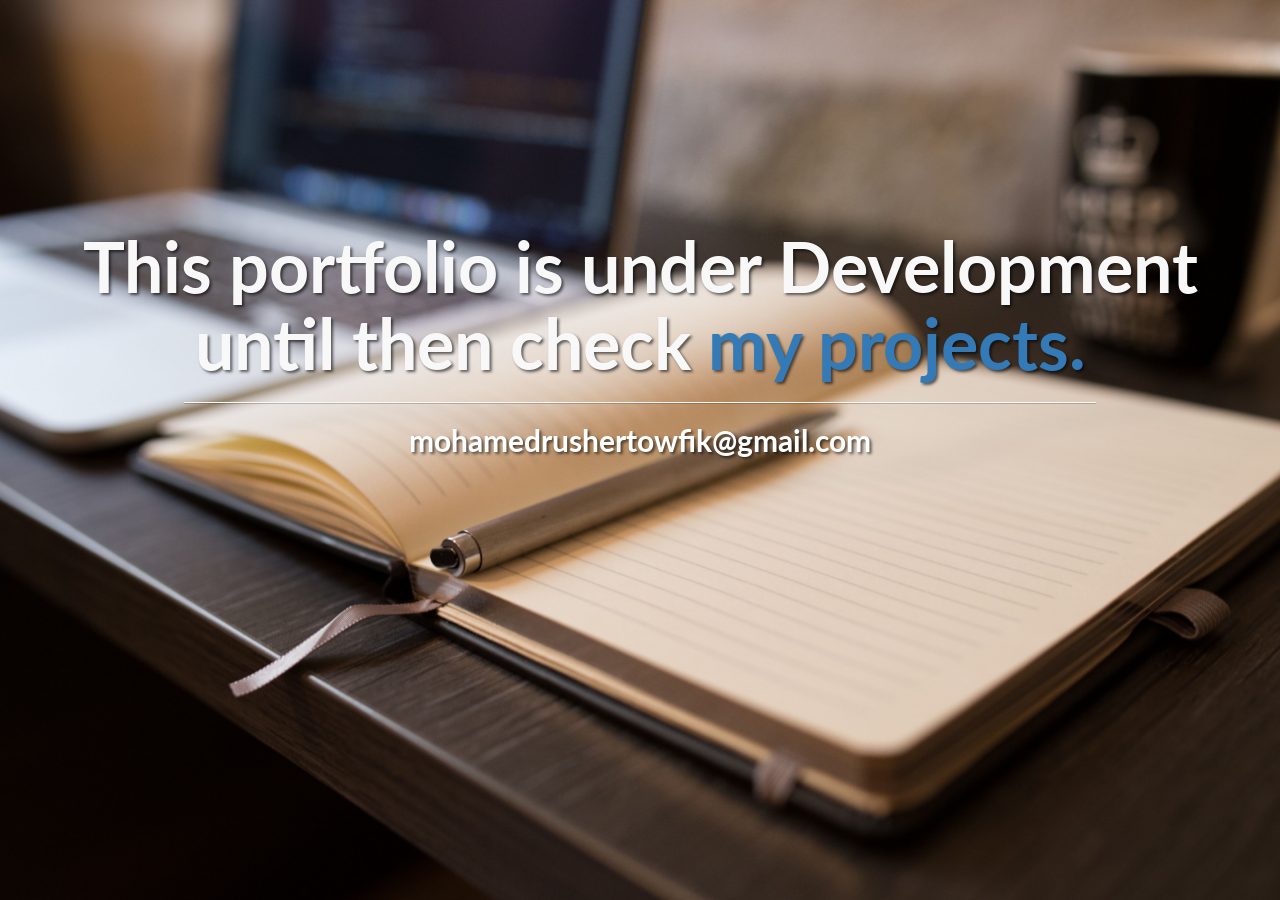
<file: index.html>
<!DOCTYPE html>
<html lang="en">

<head itemscope itemtype="http://schema.org/WebSite">
    <meta charset="utf-8">
    <meta http-equiv="X-UA-Compatible" content="IE=edge">
    <meta name="viewport" content="width=device-width, initial-scale=1">
    
    <link rel="canonical" href="//mtjeth.com" itemprop="url">
    

    
    <title itemprop='name'>Muhammed] Towfik Jemal ( MTJETH )</title>
    

    <!-- Bootstrap Core CSS -->
    <link href="css/bootstrap.min.css" rel="stylesheet">

    <!-- Custom CSS -->
    <link href="css/landing-page.css" rel="stylesheet">

    <!-- Custom Fonts -->
    <link href="font-awesome/css/font-awesome.min.css" rel="stylesheet" type="text/css">
    <link href="//fonts.googleapis.com/css?family=Lato:300,400,700,300italic,400italic,700italic" rel="stylesheet" type="text/css">

    <!-- HTML5 Shim and Respond.js IE8 support of HTML5 elements and media queries -->
    <!-- WARNING: Respond.js doesn't work if you view the page via file:// -->
    <!--[if lt IE 9]>
        <script src="https://oss.maxcdn.com/libs/html5shiv/3.7.0/html5shiv.js"></script>
        <script src="https://oss.maxcdn.com/libs/respond.js/1.4.2/respond.min.js"></script>
    <![endif]-->
</head>

<body>
    <div class="intro-header">
        <div class="container">
            <div class="row">
                <div class="col-lg-12">
                    <div class="intro-message">
                        
                        <h1 id="hdrDescription">This portfolio is under Development until then check <a href="https://projects.mtjeth.com"> my projects.</a></h1>
                        
                        <hr class="intro-divider">
                        
                        <h2> <a class="email-address" id="lnkEmailAddress" href="mailto:mohamedrushertowfik%40gmail.com">mohamedrushertowfik@gmail.com</a></h2>
                        
                    </div>
                </div>
            </div>
        </div>
        <!-- /.container -->
    </div>
    <!-- /.intro-header -->

    <!-- jQuery -->
    <script src="js/jquery.js"></script>

    <!-- Bootstrap Core JavaScript -->
    <script src="js/bootstrap.min.js"></script>

    
</body>

</html>
</file>
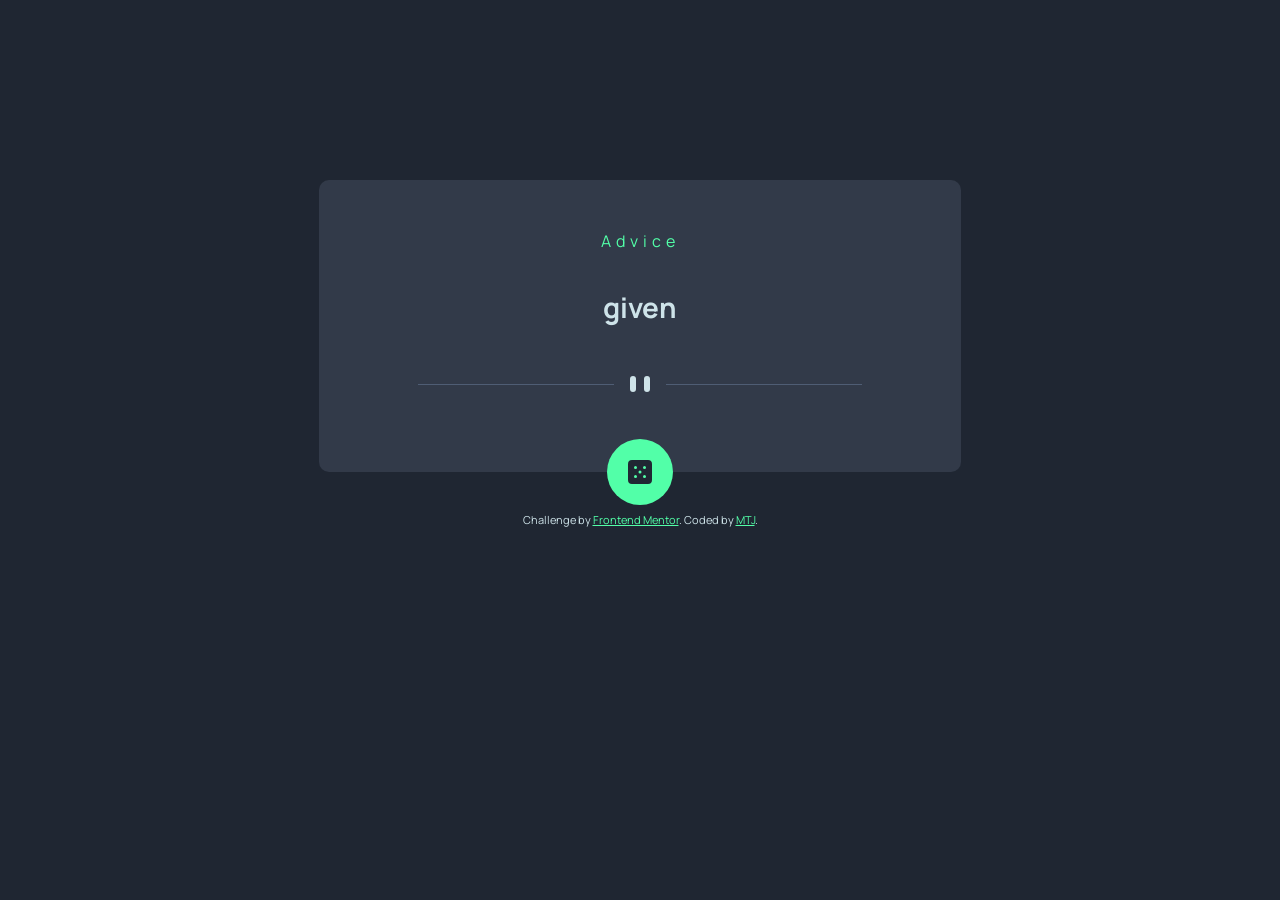
<file: Frontend-Mentor-Challenges-Solutions/advice-generator-app/index.html>
<!DOCTYPE html>
<html lang="en">
<head>
  <meta charset="UTF-8">
  <meta name="viewport" content="width=device-width, initial-scale=1.0"> <!-- displays site properly based on user's device -->

  <link rel="icon" type="image/png" sizes="32x32" href="./images/favicon-32x32.png">
  
  <title>Frontend Mentor | Advice Generator App</title>

  <link rel="stylesheet" href="https://fonts.googleapis.com/css?family=Manrope">
  <style>
    html{
        margin: 0;
        overflow-x: hidden;
        font-family: "Manrope";
    }
    body{
        background-color: hsl(218, 23%, 16%);
        margin: 0; 
    }
    .container{
        display: flex;
        flex-direction: column;
        align-items: center;
        justify-content: space-between;
        position: relative;
        margin: auto;
        width: 542px; 
        background-color: hsl(217, 19%, 24%);
        padding: 50px; 
        margin-top: 20vh;
        border-radius: 10px;
    }
    p{
        font-size: 16px;
        min-height: 20px;
        margin: 0;
        margin-bottom: 16px;
        color: hsl(150, 100%, 66%);
        letter-spacing: 5px;
    }
    h1{
        padding: 20px 0;
        margin: auto;
        font-size: 28px;
        text-align: center;
        color: hsl(193, 38%, 86%); 
    }
    .desktop{
        padding: 30px;
    }
    .mobile{
        display: none;
    }
    button{
        position: absolute;
        height: 66px;
        width: 66px;
        border: none;
        border-radius: 40px;
        bottom: -33px;
        background-color: hsl(150, 100%, 66%);
        display: flex;
        justify-content: center;
        align-items: center;
    }
    button:hover{  
        box-shadow: 0 0 20px 0px hsl(150, 100%, 66%);
    }
    @media screen and (max-width:660px) {
        .container{
            max-width: 74%;
        }
        .desktop{
            display: none;
        }
        .mobile{
            display: block;
        }
        
    }
    @media screen and (max-width:400px) {
        .container{
            max-width: 65%; 
        }
    }
    .attribution { font-size: 11px; text-align: center; color:hsl(193, 38%, 86%) ; margin-top: 40px;}
    .attribution a { color: hsl(150, 100%, 66%); }
  </style>
  
  
</head>
<body>
    <div class="container">
        <p id="advice-no"> Advice </p>
        <h1 id="advice-given"> given </h1>
        <img class="desktop" src="./images/pattern-divider-desktop.svg">
        <img class="mobile" src="./images/pattern-divider-mobile.svg">
        <button onclick="advice()"><img src="./images/icon-dice.svg"></button>
    </div>
    <div class="attribution">
        Challenge by <a href="https://www.frontendmentor.io?ref=challenge" target="_blank">Frontend Mentor</a>.
        Coded by <a href="https://github.com/mtjeth" target="_blank">MTJ</a>.
    </div> 
    <script>
        advice();
        function advice(){
            fetch("https://api.adviceslip.com/advice")
        .then((res) => {
            return res.json();
        })
        .then((data) => {
            document.getElementById("advice-no").innerHTML = "ADVICE #"+data.slip.id;
            document.getElementById("advice-given").innerHTML ='"' + data.slip.advice +'"';})
        }
      </script>
</body>
</html>
</file>
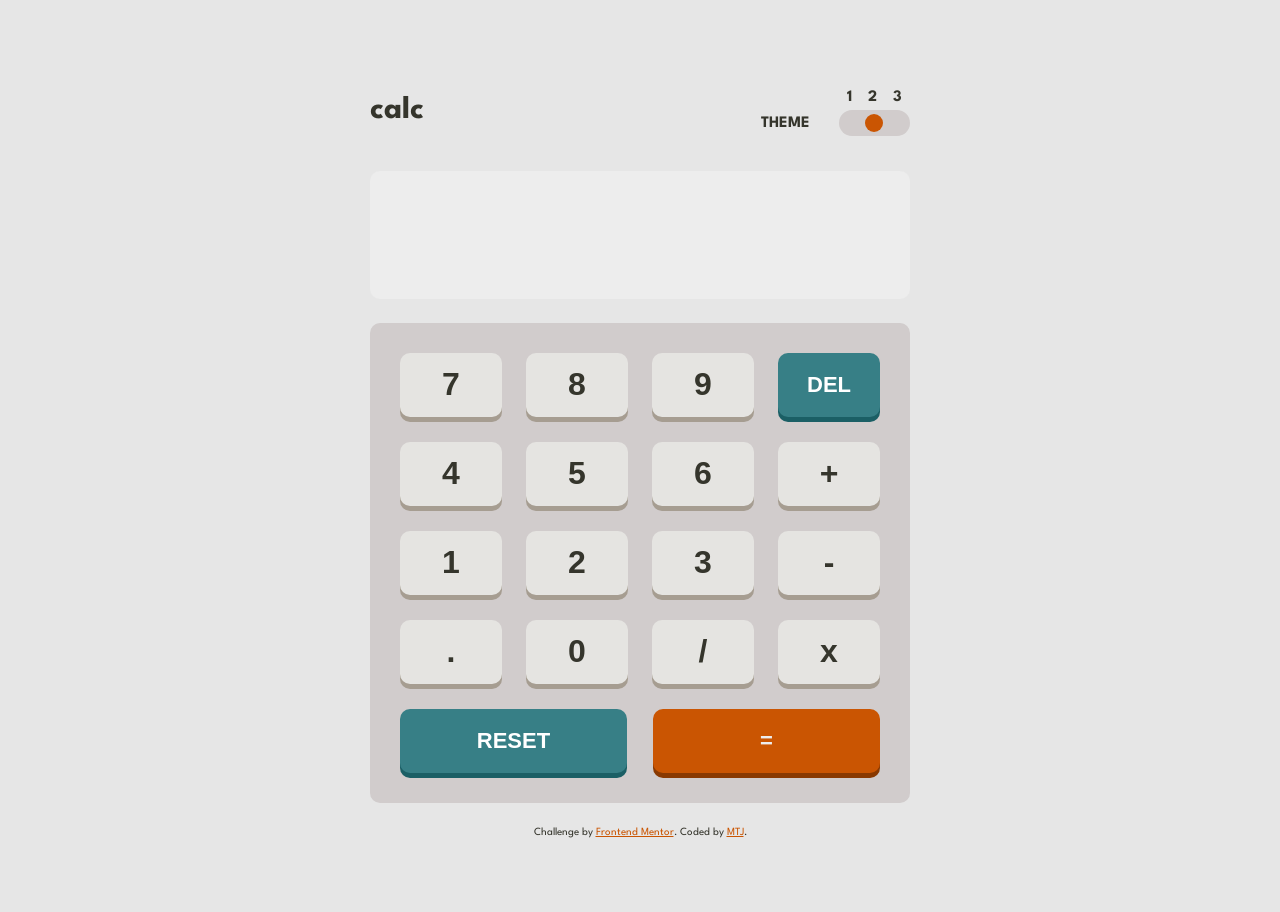
<file: Frontend-Mentor-Challenges-Solutions/calculator-app/index.html>
<!DOCTYPE html>
<html lang="en">

<head>
  <meta charset="UTF-8">
  <meta name="viewport" content="width=device-width, initial-scale=1.0">
  <!-- displays site properly based on user's device -->

  <link rel="icon" type="image/png" sizes="32x32" href="./images/favicon-32x32.png">

  <title>Frontend Mentor | Calculator app</title>

  <link rel="stylesheet" href="https://fonts.googleapis.com/css?family=League+Spartan">
  <link rel="stylesheet" href="style.css">



</head>

<body>
  <div class="container" id="main">
    <div class="header">
      <div class="calc">
        <h1>calc</h1>
      </div>
      <div class="theme">
        <p>THEME</p>
        <div class="choice">
          <div class="choice-no">
            <p>1</p>
            <p>2</p>
            <p>3</p>
          </div>
          <div class="toggle">
            <div class="dot" id="first" onclick="theme(1)">
            </div>
            <div class="dot" id="second" onclick="theme(2)">
            </div>
            <div class="dot" id="third" onclick="theme(3)">
            </div>
          </div>

        </div>
      </div>
    </div>
    <div class="display">
      <input type="text" id="display">
    </div>
    <div class="keypad">
      <div class="row">
        <button class="btn-1" onclick="calc('7')">7</button>
        <button class="btn-1" onclick="calc('8')">8</button>
        <button class="btn-1" onclick="calc('9')">9</button>
        <button class="btn-1 del-reset" onclick="calc('del')">DEL</button>
      </div>
      <div class="row">
        <button class="btn-1" onclick="calc('4')">4</button>
        <button class="btn-1" onclick="calc('5')">5</button>
        <button class="btn-1" onclick="calc('6')">6</button>
        <button class="btn-1" onclick="calc('+')">+</button>
      </div>
      <div class="row">
        <button class="btn-1" onclick="calc('1')">1</button>
        <button class="btn-1" onclick="calc('2')">2</button>
        <button class="btn-1" onclick="calc('3')">3</button>
        <button class="btn-1" onclick="calc('-')">-</button>
      </div>
      <div class="row">
        <button class="btn-1" onclick="calc('.')">.</button>
        <button class="btn-1" onclick="calc('0')">0</button>
        <button class="btn-1" onclick="calc('/')">/</button>
        <button class="btn-1" onclick="calc('*')">x</button>
      </div>
      <div class="row">
        <button class="btn-2 del-reset" onclick="calc('reset')">RESET</button>
        <button class="btn-2 equal" onclick="calc('=')">=</button>
      </div>
    </div>
    <div class="attribution">
      Challenge by <a href="https://www.frontendmentor.io?ref=challenge" target="_blank">Frontend Mentor</a>.
      Coded by <a href="https://github.com/mtjeth" target="_blank">MTJ</a>.
    </div>
  </div>



  
  <script type="text/javascript" src="main.js"></script>
</body>

</html>
</file>
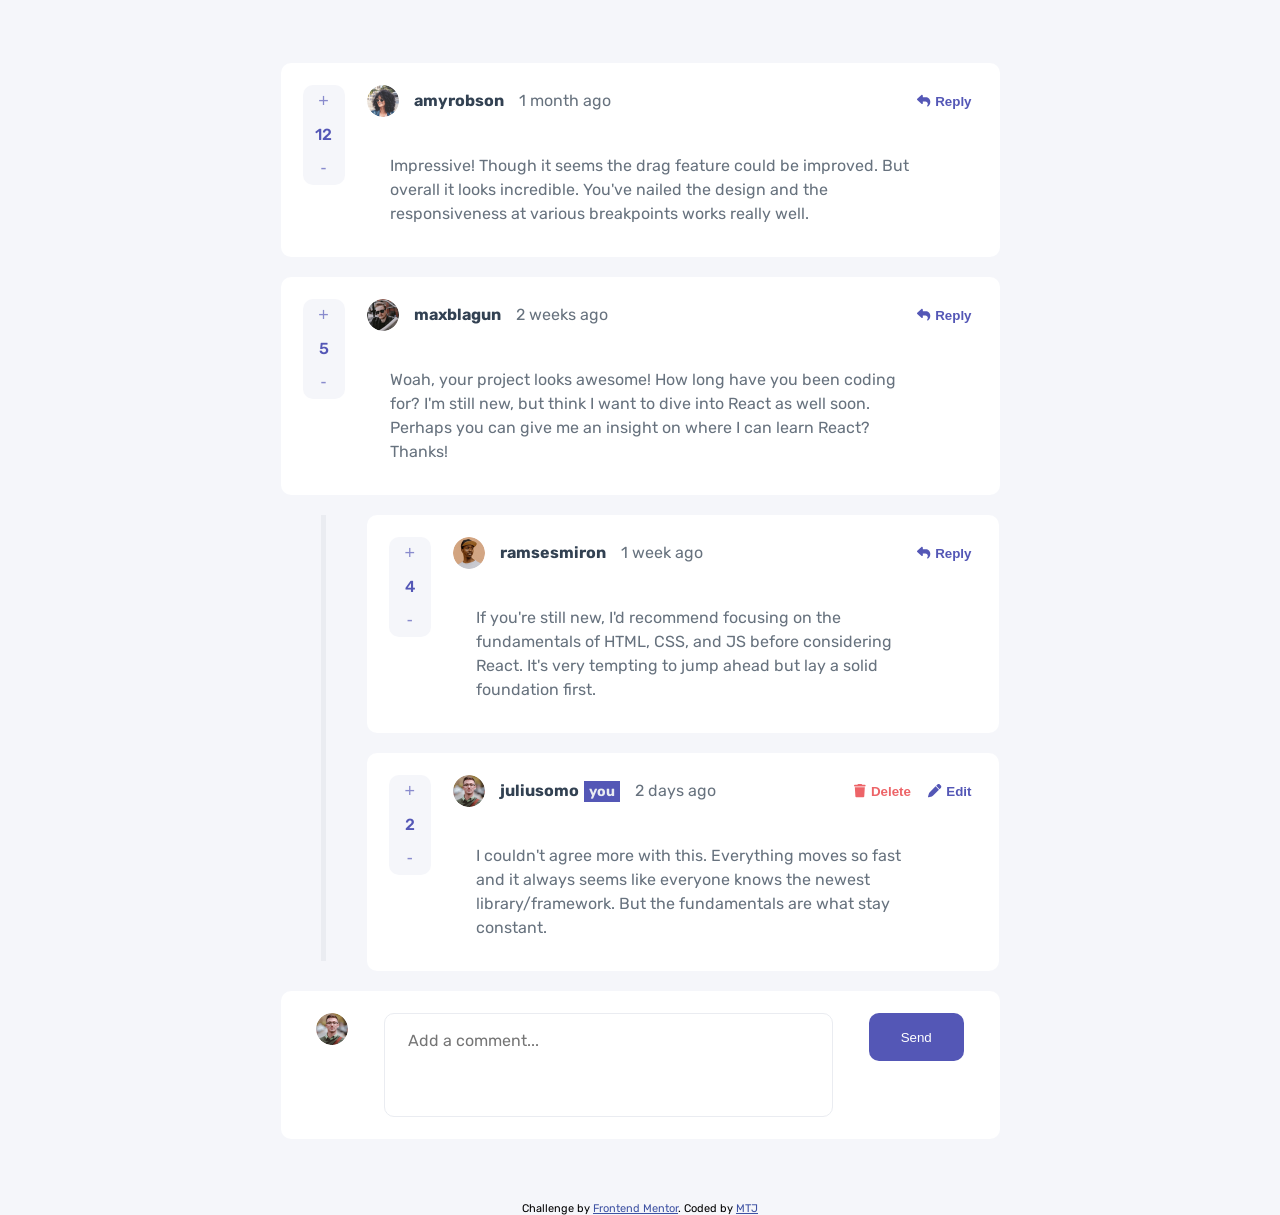
<file: Frontend-Mentor-Challenges-Solutions/interactive-comments-section/index.html>
<!DOCTYPE html>
<html lang="en">
<head>
  <meta charset="UTF-8">
  <meta name="viewport" content="width=device-width, initial-scale=1.0"> <!-- displays site properly based on user's device -->

  <link rel="icon" type="image/png" sizes="32x32" href="./favicon-32x32.png">
  
  <title>Frontend Mentor | Interactive comments section</title>

  <script type="module" crossorigin src="./assets/index-1fyCP2B7.js"></script>
  <link rel="stylesheet" crossorigin href="./assets/index-zUlPi81A.css">
</head>
<body>
  <div id="root"></div>
 
</body>
</html>
</file>
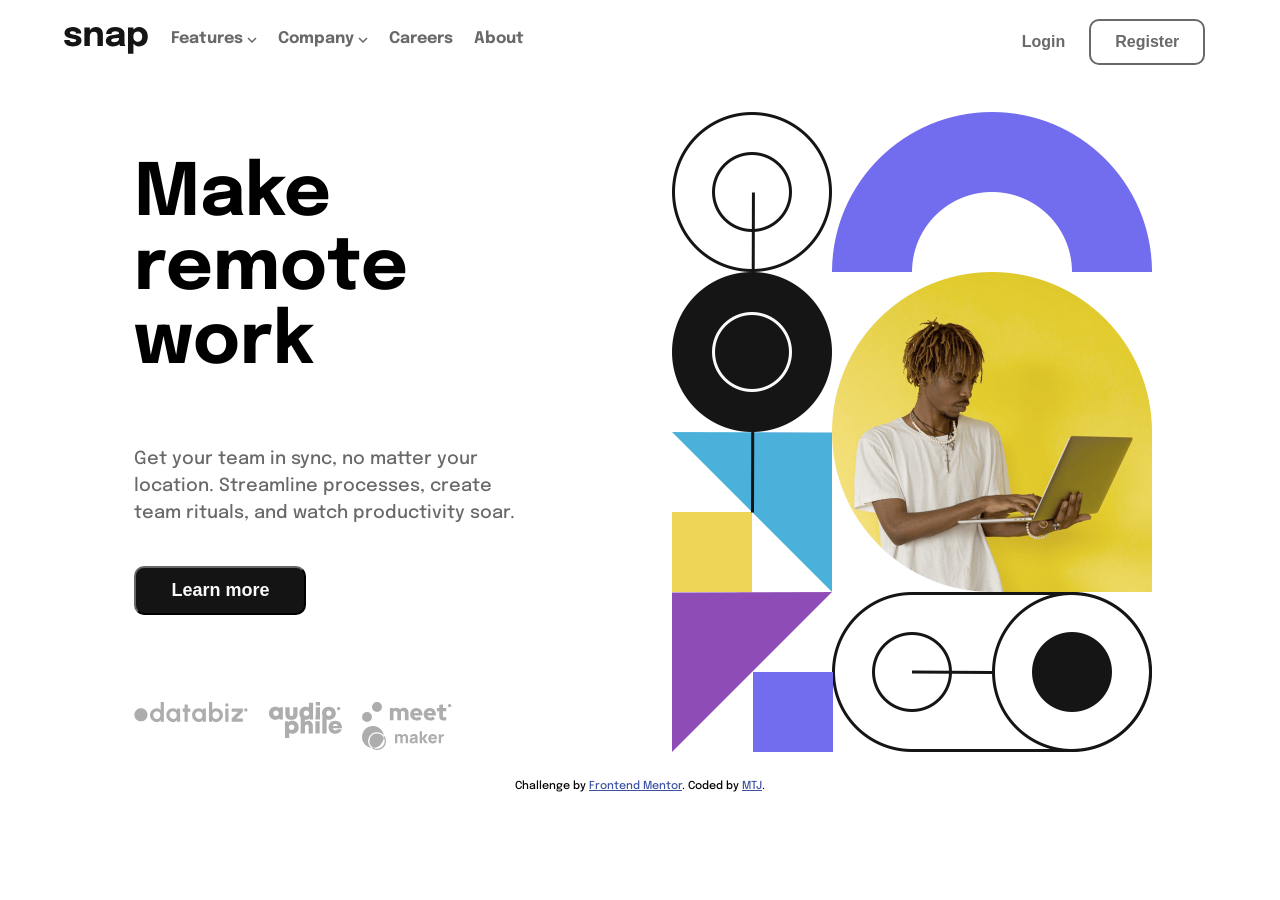
<file: Frontend-Mentor-Challenges-Solutions/intro-section-with-dropdown-navigation-main/index.html>
<!DOCTYPE html>
<html lang="en">
<head>
  <meta charset="UTF-8">
  <meta name="viewport" content="width=device-width, initial-scale=1.0">
  <link rel="icon" type="image/png" sizes="32x32" href="./images/favicon-32x32.png">
  <link rel="stylesheet" href="styles.css">
  <link rel="stylesheet" href="https://fonts.googleapis.com/css?family=Epilogue">
  <title>Frontend Mentor | Intro section with dropdown navigation</title>
</head>
<body>
  <div class="container" id="menu">
    <nav>
      <div class="row">
        <div class="col-1">
          <img alt="snap_logo" src="./images/logo.svg"/>
        </div>
        <div class="col-11">
          <ul class="navbar" id="myTopnav">
            <li class="dropdown ">
              <a class="dropbtn" href="#Features">Features <img class="arrowdown" src="./images/icon-arrow-down.svg"> <img class="arrowup" src="./images/icon-arrow-up.svg"> </a>
              <div class="dropdown-content feature">
                <a href="#"><img src="./images/icon-todo.svg"/>Todo List</a>
                <a href="#"><img src="./images/icon-calendar.svg"/>Calender</a>
                <a href="#"><img src="./images/icon-reminders.svg"/>Reminders</a>
                <a href="#"><img src="./images/icon-planning.svg"/>Planning</a>
              </div>
            </li>
            <li class="dropdown">
              <a class="dropbtn" href="#Company" >Company <img class="arrowdown" src="./images/icon-arrow-down.svg"> <img class="arrowup" src="./images/icon-arrow-up.svg"> </a>
              <div class="dropdown-content">
                <a href="#">History</a>
                <a href="#">Our Team</a>
                <a href="#">Blog</a>
              </div>
            </li>
            <li>
              <a href="#Careers">Careers</a>
            </li>
            <li>
              <a href="#About">About</a>
            </li>
            <li class="menuIcon" >
              <img src="./images/icon-menu.svg" alt="menu" onclick="opentoggle()" />
            </li>
            <li class="closeIcon">
              <img src="./images/icon-close-menu.svg" alt="close" onclick="closetoggle()"/>
            </li>
            <div></div>
            <li class="right-nav">
              <div>
                <button type="button" name="button"> Login</button> <button type="button" name="button" id="register"> Register</button>
              </div> 
            </li>
          </ul>
        </div>
      </div>
    </nav>
  </div>
  <div class="container">
    <div class="row main">
      <div class="col-7">
        <div class="row">
          <div class="col-12">
            <h1>Make remote work</h1>
          </div>
        </div>
        <div class="row">
          <div class="col-12">
            <p> 
              Get your team in sync, no matter your location. Streamline processes, create team rituals, and watch productivity soar.
            </p>
          </div>
        </div>
        <div class="row">
          <div class="col-12 button-col">
            <button type="button">Learn more</button>
          </div>
        </div>
        <div class="row client">
          <div class="col-12">
            <ul>
              <li><img src="./images/client-databiz.svg" /></li>
              <li><img src="./images/client-audiophile.svg" /></li>
              <li><img src="./images/client-meet.svg" /></li>
              <li><img src="./images/client-maker.svg" /></li>
            </ul>
          </div>
        </div>
      </div>
      <div class="col-5">
        <img class="hero-desktop" src="./images/image-hero-desktop.png"/>
        <img class="hero-mobile" src="./images/image-hero-mobile.png"/>
      </div>
    </div>
  </div>
  <div class="attribution">
    Challenge by <a href="https://www.frontendmentor.io?ref=challenge" target="_blank">Frontend Mentor</a>. 
    Coded by <a href="https://github.com/mtjeth" target="_blank">MTJ</a>.
  </div>
  <script>
    function opentoggle() {
      var x = document.getElementById("myTopnav");
      if (x.className === "navbar") {
        x.className += " responsive";
      };
      x.style.width = "65%";
      document.body.style.backgroundColor = "rgba(0,0,0,0.4)";
    }
    function closetoggle() {
      var x = document.getElementById("myTopnav");
      if (x.className === "navbar responsive") {
        x.className= "navbar";
      }
      x.style.width = "0";
      document.body.style.backgroundColor = "white"
    }
  </script>
</body>
</html>
</file>
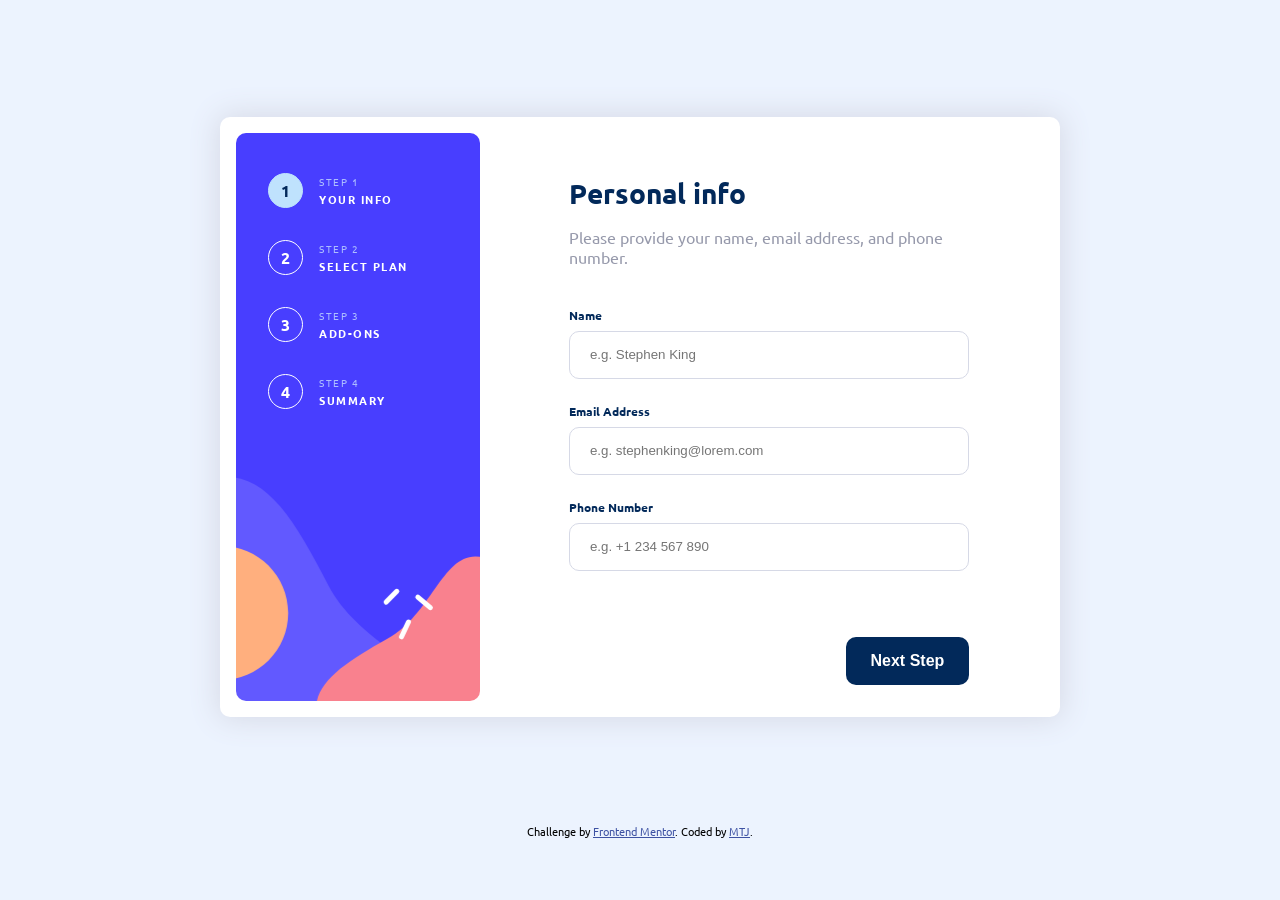
<file: Frontend-Mentor-Challenges-Solutions/multi-step-form/index.html>
<!DOCTYPE html>
<html lang="en">
<head>
  <meta charset="UTF-8">
  <meta name="viewport" content="width=device-width, initial-scale=1.0"> <!-- displays site properly based on user's device -->

  <link rel="icon" type="image/png" sizes="32x32" href="./assets/favicon-32x32.png">
  <link rel="stylesheet" href="style.css">
  <link rel="stylesheet" href="https://fonts.googleapis.com/css?family=Ubuntu">

  <title>Frontend Mentor | Multi-step form</title>
 
  
</head>
<body>
  <section class="container">
    <div class="step-dis">
      <div class="step">
        <div class="circle_1" id="circle_1"><p>1</p></div>
        <div class="step-circle">
          <h1>STEP 1</h1>
          <p>YOUR INFO</p>
        </div>
      </div>
      <div class="step">
        <div class="circle_2" id="circle_2"><p>2</p></div>
        <div class="step-circle">
          <h1>STEP 2</h1>
          <p>SELECT PLAN</p>
        </div>
      </div>
      <div class="step">
        <div class="circle_3" id="circle_3"><p>3</p></div>
        <div class="step-circle">
          <h1>STEP 3</h1>
          <p>ADD-ONS</p>
        </div>
      </div>
      <div class="step">
        <div class="circle_4" id="circle_4"><p>4</p></div>
        <div class="step-circle">
          <h1>STEP 4</h1>
          <p>SUMMARY</p>
        </div>
      </div>
    </div>
    <div class="main-dis">
      <div class="form-section" >
        <div id="step1">
          <h1>Personal info</h1>
          <p>Please provide your name, email address, and phone number.</p>
          <form id="info_form" name="info_form">
            <label for="info_name">Name <p class="error_txt"></p></label>
            <input class="info_form_input" type="text" id="info_name" name="info_name" placeholder="e.g. Stephen King" onclick="error_rm(0)">
            <label for="info_email">Email Address <p class="error_txt"></p></label>
            <input class="info_form_input" type="email" id="info_email" name="info_email" placeholder="e.g. stephenking@lorem.com" onclick="error_rm(1)">
            <label for="info_tel">Phone Number <p class="error_txt"></p></label>
            <input class="info_form_input" type="tel" id="info_tel" name="info_tel" placeholder="e.g. +1 234 567 890" pattern="[0-9]{3}-[0-9]{2}-[0-9]{3}" onclick="error_rm(2)">
          </form>
        </div>
        <div id="step2">
          <h1> Select your plan </h1>
          <p> You have the option of monthly or yearly billing </p>
          <form id="step2_form">
            <label for="arcade">
              <div class="plan-box" onclick="plan_chooser()">
                <input type="radio" id="arcade" name="plan-option" value="arcade">
                <img src="./assets/icon-arcade.svg"/>
                <div class="price">
                  <h3>Arcade</h3>
                  <p id="arcade_price"> $ </p>
                  <p class="yearly_discount" >2 months free</p>
                </div>
              </div>
            </label>
            <label for="advanced">
              <div class="plan-box" onclick="plan_chooser()">
                <input type="radio" id="advanced" name="plan-option" value="advanced">
                <img src="./assets/icon-advanced.svg"/>
                <div class="price">
                  <h3>Advanced</h3>
                  <p id="advanced_price"> $ </p>
                  <p class="yearly_discount" >2 months free</p>
                </div>
              </div>
            </label>
            <label for="pro">
              <div class="plan-box" onclick="plan_chooser()">
                <input type="radio" id="pro" name="plan-option" value="pro">
                <img src="./assets/icon-pro.svg"/>
                <div class="price">
                  <h3>Pro</h3>
                  <p id="pro_price"> $ </p>
                  <p class="yearly_discount" >2 months free</p>
                </div>
                
              </div>
            </label>
          </form>
          <div class="toggle"> 
            <h3 onclick='slider("Yearly")' id="h3_monthly">Monthly</h3>
            <div class="slider" onclick="slider()">
              <div id="dot_monthly" class="dot"></div>
              <div id="dot_yearly" class="dot"></div>
            </div> 
            <h3 onclick='slider("Monthly")' id="h3_yearly">Yearly</h3> 
          </div>
        </div>
        <div id="step3">
          <h1> Pick add-ons </h1>
          <p> Add-ons help enhance your gaming experience. </p>
          <form id="step3_form">
            <label for="on-service"> 
              <div class="add-box" onclick="option_chooser()">
                <input type="checkbox" id="on-service" name="on-service" value="on-service">
                <div class="check-add">
                  <div class="checker">
                    <img src="./assets/icon-checkmark.svg" />
                  </div>
                  <div class="add-on">
                    <h3>Online service</h3>
                    <p> Access to multiplayer games </p>
                  </div>
                </div>
                <h2 id="on-service-h2"> $ </h2>
              </div>
            </label>
            <label for="lg-storage"> 
              <div class="add-box" onclick="option_chooser()">
                <input type="checkbox" id="lg-storage" name="lg-storage" value="lg-storage">
                <div class="check-add">
                  <div class="checker">
                    <img src="./assets/icon-checkmark.svg" />
                  </div>
                  <div class="add-on">
                    <h3>Larger storage</h3>
                    <p> Extra 1TB of cloud save </p>
                  </div>
                </div> 
                <h2 id="lg-storage-h2"> $ </h2>
              </div> 
            </label>
            <label for="cust-profile">
              <div class="add-box" onclick="option_chooser()">
                <input type="checkbox" id="cust-profile" name="cust-profile" value="cust-profile"> 
                <div class="check-add">
                  <div class="checker">
                    <img src="./assets/icon-checkmark.svg" />
                  </div>
                  <div class="add-on">
                    <h3>Customizable profile</h3>
                    <p> Custom theme on your profile </p>
                  </div>
                </div>
                <h2 id="cust-profile-h2"> $ </h2>
              </div>
            </label>
          </form>
        </div>
        <div id="step4">
          <h1>Finishing up</h1>
          <p>Double-check everything looks OK before confirming.</p>
          <div class="detail" id="detail_list">
            <div class="main-plan">
              <div class="main-plan-name">
                <h4 id="choosen_plan"> plan </h4>
                <a onclick="next_step(1)">Change</a>
              </div>
              <h4 id="choosen_plan_price"> $ </h4>
            </div>
            <div class="break"></div>
            
          </div>
          <div class="total">
            <p id="total"> Total </p>
            <h6 id="total_price">$</h6>
          </div>
        </div>
      </div>
      <div id="step5">
        <div class="thank_you">
          <img src="./assets/icon-thank-you.svg">
          <h1>Thank you!</h1>
          <p>
            Thanks for confirming your subscription! We hope you have fun using our platform. 
            If you ever need support, please feel free to email us at support@loremgaming.com.
          </p>
        </div>
      </div>
      <div class="buttons">
        <button id="goback" onclick="prev_step()">Go Back</button>
        <button id="nextstep" onclick="next_step()">Next Step</button>
        <button id="confirm" onclick="finish()" form="info_form step2_form step3_form">Confirm</button>
      </div>
    </div> 
  </section>
  <div class="attribution">
    Challenge by <a href="https://www.frontendmentor.io?ref=challenge" target="_blank">Frontend Mentor</a>. 
    Coded by <a href="https://github.com/mtjeth" target="_blank">MTJ</a>.
  </div>
<script  src="main.js"></script>
</body>
</html>
</file>
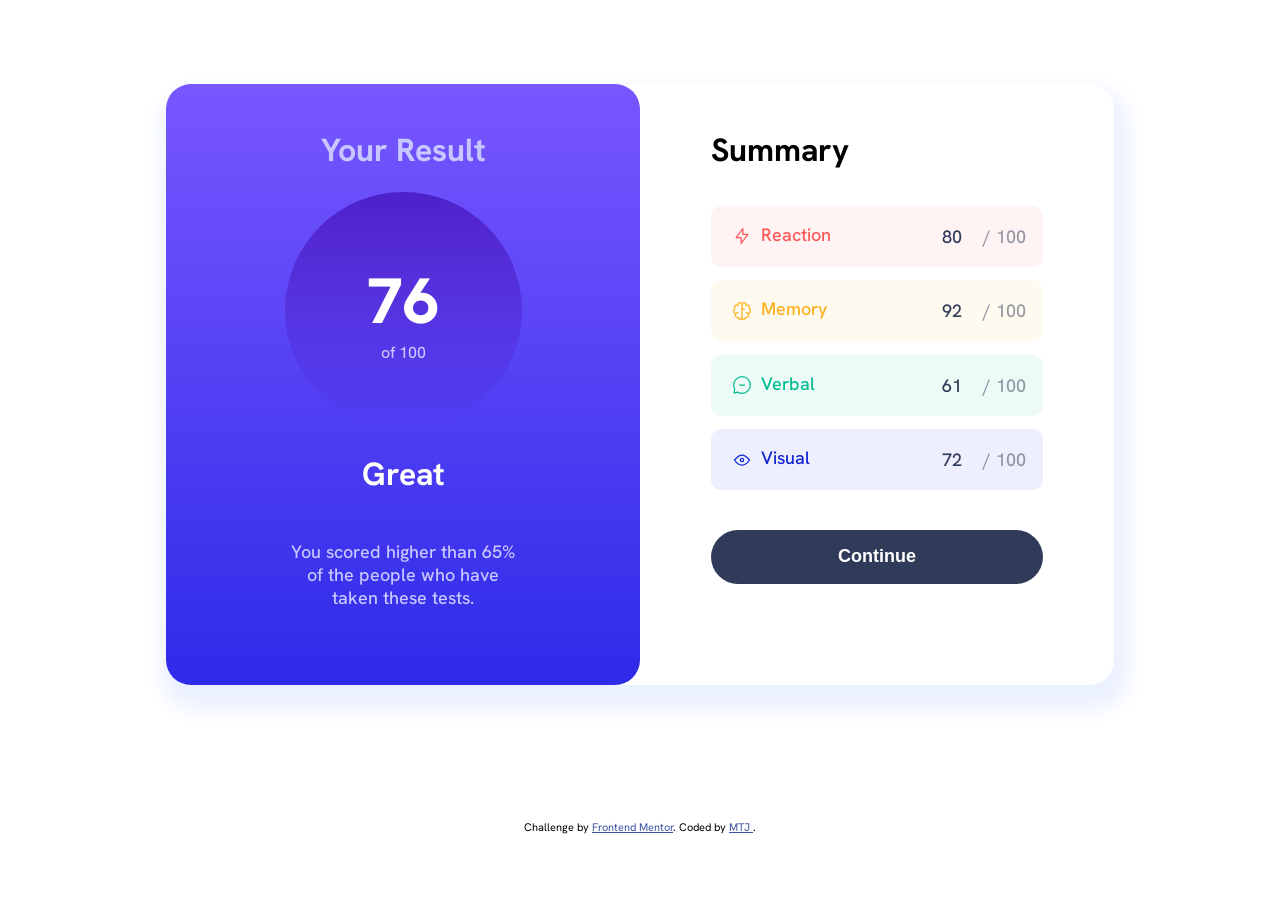
<file: Frontend-Mentor-Challenges-Solutions/results-summary/index.html>
<!DOCTYPE html>
<html lang="en">
<head>
  <meta charset="UTF-8">
  <meta name="viewport" content="width=device-width, initial-scale=1.0"> <!-- displays site properly based on user's device -->

  <link rel="icon" type="image/png" sizes="32x32" href="./assets/images/favicon-32x32.png">
  
  <title>Frontend Mentor | Results summary component</title>

  <link rel="stylesheet" href="https://fonts.googleapis.com/css?family=Hanken+Grotesk">
  <link rel="stylesheet" href="styles.css">
  
</head>
<body>
  <div class="container">
    <div class="row">
      <div class="main-content">
        <div class="row">
          <div class="col-6 left-content">
            <div class="row">
              <div class="col-12">
                <h1>Your Result</h1>
              </div>
            </div>
            <div class="row circle">
              <div class="col-12">
                <p class="large-text">76</p><br>
                <p>of 100</p>
              </div>
            </div>
            <div class="row">
              <div class="col-12 below-circle">
                <h1>Great</h1><br>
                <p>You scored higher than 65% of the people who have taken these tests.</p>
              </div>
            </div>
          </div>
          <div class="col-6">
            <div class="right-content">
              <div class="row">
                <div class="col-12">
                  <h1>Summary</h1>
                </div>
              </div>
              <div class="row reaction">
                <div class="col-6">
                  <p ><img alt="icon-reaction.svg" src="assets/images/icon-reaction.svg"> Reaction</p>
                </div>
                <div class="col-6 result-total">
                  <p class="result">80</p><p class="total"> / 100</p>
                </div>
              </div>
              <div class="row memory">
                <div class="col-6">
                  <p><img alt="icon-memory.svg" src="assets/images/icon-memory.svg"> Memory</p>
                </div>
                <div class="col-6 result-total">
                  <p class="result">92</p><p class="total"> / 100</p>
                </div>
              </div>
              <div class="row verbal">
                <div class="col-6">
                  <p><img alt="icon-verbal.svg" src="assets/images/icon-verbal.svg"> Verbal</p>
                </div>
                <div class="col-6 result-total">
                  <p class="result">61</p><p class="total"> / 100</p>
                </div>
              </div>
              <div class="row visual">
                <div class="col-6">
                  <p ><img alt="icon-visual.svg" src="assets/images/icon-visual.svg"> Visual</p>
                </div>
                <div class="col-6 result-total">
                  <p class="result">72 </p><p class="total"> / 100</p>
                </div>
              </div>
              <div class="row">
                <div class="col-12 ">
                  <button type="button" name="button" >Continue</button>
                </div>
              </div>
            </div>
          </div>
    
        </div>
      </div>
    </div>
    
  </div>

  <div class="attribution">
    Challenge by <a href="https://www.frontendmentor.io?ref=challenge" target="_blank">Frontend Mentor</a>. 
    Coded by <a href="https://www.github.com/mtjeth" target="_blank"> MTJ </a>.
  </div>
</body>
</html>
</file>
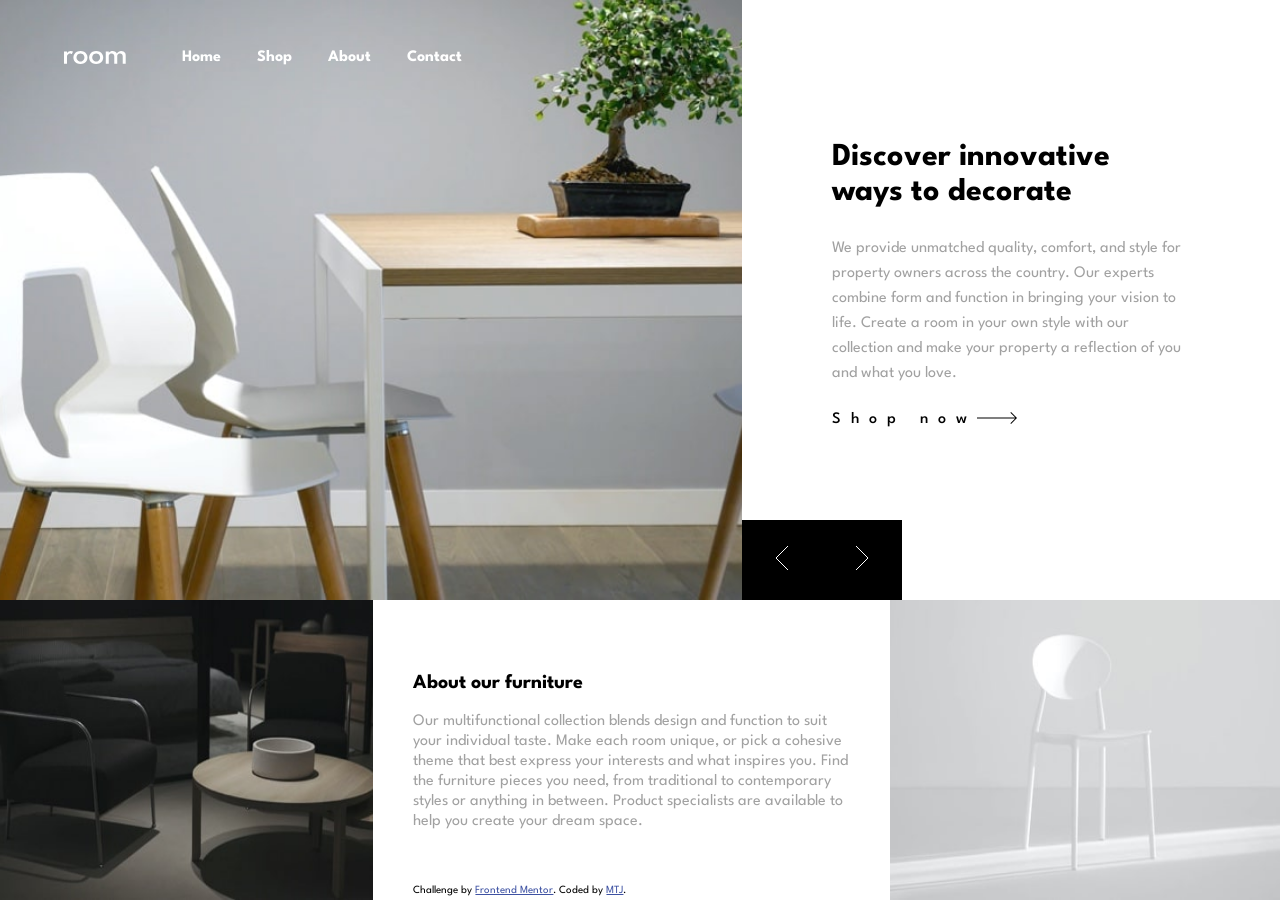
<file: Frontend-Mentor-Challenges-Solutions/room-homepage/index.html>
<!DOCTYPE html>
<html lang="en">
  <head>
    <meta charset="UTF-8" />
    <meta name="viewport" content="width=device-width, initial-scale=1.0" />
    <!-- displays site properly based on user's device -->

    <link
      rel="icon"
      type="image/png"
      sizes="32x32"
      href="./images/favicon-32x32.png"
    />
    <link
      rel="stylesheet"
      href="https://fonts.googleapis.com/css?family=League+Spartan"
    />

    <title>Frontend Mentor | Room homepage</title>
    <style>
      html {
        margin: 0;
        font-family: "League Spartan";
      }
      body {
        margin: 0;
        position: relative;
        height: 100%;
        min-height: 100vh;
      }
      #back_drop {
        display: none;
        position: fixed;
        inset: 0;
        width: 100vw;
        height: 100vh;
        z-index: 2;
        background: hsl(0, 0%, 0%);
        opacity: 0.5;
      }
      .navbar {
        position: absolute;
        display: flex;
        flex-direction: row;
        align-items: center;
        top: 50px;
      }
      .navbar .logo {
        padding-inline: 64px 40px;
      }
      .navbar a {
        color: hsl(0, 0%, 100%);
        font-weight: 700;
        text-decoration: none;
        margin-inline: 16px;
        padding-block: 12px;
        border-bottom: 2px solid transparent;
      }
      .navbar a:hover {
        border-bottom-color: hsl(0, 0%, 100%);
        cursor: pointer;
      }
      .navbar .icon_menu {
        display: none;
      }
      .navbar .icon_menu img:hover {
        cursor: pointer;
      }
      .top_section {
        width: 100%;
        min-height: 500px;
        height: 66.625vh;
      }
      .content {
        width: 100%;
        height: 100%;
        display: none;
      }
      .content.show {
        display: flex;
      }
      .top_section .image {
        width: 58%;
        background-repeat: no-repeat;
        background-size: cover;
        background-position: bottom;
      }
      .image {
        overflow: hidden;
      }
      .image img {
        min-width: 100%;
        min-height: 100%;
        aspect-ratio: 1;
      }

      .text {
        width: 28%;
        height: 100%;
        padding-inline: 7%;
        position: relative;
        display: flex;
        flex-direction: column;
        justify-content: center;
      }
      h1 {
        margin: 0;
        color: hsl(0, 0%, 0%);
        text-wrap: balance;
        line-height: 35px;
      }
      h2 {
        color: hsl(0, 0%, 0%);
        font-size: 20px;
        margin: 7px 0 20px;
      }
      p {
        color: hsl(0, 0%, 63%);
        margin-block: 26px;
        line-height: 25px;
      }
      .top_section a {
        font-weight: 500;
        margin-bottom: 33px;
        text-decoration: none;
        color: hsl(0, 0%, 0%);
        display: flex;
        letter-spacing: 10px;
      }
      .top_section a:hover {
        color: hsl(0, 0%, 63%);
        cursor: pointer;
      }
      .top_section a svg {
        fill: hsl(0, 0%, 0%);
      }
      .top_section a:hover svg {
        fill: hsl(0, 0%, 63%);
      }
      .carousel_buttons {
        position: absolute;
        display: flex;
        bottom: 0;
        left: 0;
      }
      .carousel_buttons button {
        border: none;
        padding: 26.5px 33px;
        background-color: hsl(0, 0%, 0%);
      }
      .carousel_buttons button:hover {
        background-color: hsl(0, 0%, 27%);
        cursor: pointer;
      }
      .bottom_section {
        display: flex;
        width: 100%;
        height: 33.375vh;
        min-height: 200px;
      }
      .bottom_section .about-1 {
        width: 29.17%;
      }
      .bottom_section .about-2 {
        width: 30.5%;
      }
      .about {
        width: 34.07%;
        padding-inline: 3.13%;
        display: flex;
        flex-direction: column;
        justify-content: center;
      }
      .about p {
        margin: 0;
        line-height: 20px;
      }
      #first .image {
        background-image: url(./images/desktop-image-hero-1.jpg);
      }
      #second .image {
        background-image: url(./images/desktop-image-hero-2.jpg);
      }
      #third .image {
        background-image: url(./images/desktop-image-hero-3.jpg);
      }
      .attribution {
        position: absolute;
        bottom: 5px;
        font-size: 11px;
        text-align: center;
      }
      .attribution a {
        color: hsl(228, 45%, 44%);
      }

      @media screen and (max-width: 800px) {
        .content,
        .bottom_section {
          flex-direction: column;
        }
        .navbar {
          width: 100%;
        }
        .navbar .logo {
          margin-inline: auto;
          padding-inline: 0;
        }
        #close {
          display: none;
        }
        .navbar .icon_menu {
          position: absolute;
          display: block;
          left: 6.4%;
          z-index: 10;
        }
        .navbar .menu {
          position: fixed;
          top: 0;
          background-color: hsl(0, 0%, 100%);
          display: none;
          align-items: center;
          justify-content: flex-end;
          flex-wrap: wrap;
          padding-right: 20px;
          width: calc(100% - 20px);
          height: 110px;
          z-index: 5;
        }
        .navbar .menu a {
          color: hsl(0, 0%, 0%);
        }
        .navbar a:hover {
          border-bottom-color: hsl(0, 0%, 0%);
        }
        .top_section .image {
          height: 360px;
          width: 100%;
        }
        .top_section {
          height: 770px;
        }
        .text {
          padding-inline: 8%;
          width: 84%;
          height: 410px;
        }
        .carousel_buttons {
          top: -58px;
          right: 0;
          bottom: inherit;
          left: inherit;
        }
        .carousel_buttons button {
          padding: 15.5px 22px;
        }
        .about {
          width: 84%;
          padding-inline: 8%;
          height: 302px;
        }
        .bottom_section {
          height: inherit;
        }
        .bottom_section .about-1 {
          width: 100%;
          height: 240px;
          display: flex;
        }
        .bottom_section .about-2 {
          width: 100%;
          height: 227px;
          display: flex;
        }
      }
      @media screen and (max-width: 400px) {
        #first .image {
          background-image: url(./images/mobile-image-hero-1.jpg);
        }
        #second .image {
          background-image: url(./images/mobile-image-hero-2.jpg);
        }
        #third .image {
          background-image: url(./images/mobile-image-hero-3.jpg);
        }
      }
    </style>
  </head>
  <body>
    <div onclick="menu(false)" id="back_drop"></div>
    <div class="navbar">
      <div class="icon_menu">
        <img
          id="open"
          onclick="menu(true)"
          src="./images/icon-hamburger.svg"
          alt="icon-hamburger"
        />
        <img
          id="close"
          onclick="menu(false)"
          src="./images/icon-close.svg"
          alt="icon-close"
        />
      </div>
      <img class="logo" src="./images/logo.svg" alt="room logo" />
      <div class="menu" id="menu">
        <a href="#Home">Home</a>
        <a href="#Shop">Shop</a>
        <a href="#About">About</a>
        <a href="#Contact">Contact</a>
      </div>
    </div>
    <div class="top_section">
      <div class="content show" id="first">
        <div class="image"></div>
        <div class="text">
          <h1>Discover innovative ways to decorate</h1>
          <p>
            We provide unmatched quality, comfort, and style for property owners
            across the country. Our experts combine form and function in
            bringing your vision to life. Create a room in your own style with
            our collection and make your property a reflection of you and what
            you love.
          </p>
          <a href="#">
            Shop now
            <svg width="40" height="12" xmlns="http://www.w3.org/2000/svg">
              <path
                d="M34.05 0l5.481 5.527h.008v.008L40 6l-.461.465v.063l-.062-.001L34.049 12l-.662-.668 4.765-4.805H0v-1h38.206l-4.82-4.86L34.05 0z"
                fill-rule="nonzero"
              />
            </svg>
          </a>
          <div class="carousel_buttons">
            <button onclick="key_slide('left')">
              <img alt="previous button" src="./images/icon-angle-left.svg" />
            </button>
            <button onclick="key_slide('right')">
              <img alt="next but" src="./images/icon-angle-right.svg" />
            </button>
          </div>
        </div>
      </div>
      <div class="content" id="second">
        <div class="image"></div>
        <div class="text">
          <h1>We are available all across the globe</h1>
          <p>
            With stores all over the world, it's easy for you to find furniture
            for your home or place of business. Locally, we’re in most major
            cities throughout the country. Find the branch nearest you using our
            store locator. Any questions? Don't hesitate to contact us today.
          </p>
          <a href="#">
            Shop now
            <svg width="40" height="12" xmlns="http://www.w3.org/2000/svg">
              <path
                d="M34.05 0l5.481 5.527h.008v.008L40 6l-.461.465v.063l-.062-.001L34.049 12l-.662-.668 4.765-4.805H0v-1h38.206l-4.82-4.86L34.05 0z"
                fill-rule="nonzero"
              />
            </svg>
          </a>
          <div class="carousel_buttons">
            <button onclick="key_slide('left')">
              <img alt="previous button" src="./images/icon-angle-left.svg" />
            </button>
            <button onclick="key_slide('right')">
              <img alt="next but" src="./images/icon-angle-right.svg" />
            </button>
          </div>
        </div>
      </div>
      <div class="content" id="third">
        <div class="image"></div>
        <div class="text">
          <h1>Manufactured with the best materials</h1>
          <p>
            Our modern furniture store provide a high level of quality. Our
            company has invested in advanced technology to ensure that every
            product is made as perfect and as consistent as possible. With three
            decades of experience in this industry, we understand what customers
            want for their home and office.
          </p>
          <a href="#">
            Shop now
            <svg width="40" height="12" xmlns="http://www.w3.org/2000/svg">
              <path
                d="M34.05 0l5.481 5.527h.008v.008L40 6l-.461.465v.063l-.062-.001L34.049 12l-.662-.668 4.765-4.805H0v-1h38.206l-4.82-4.86L34.05 0z"
                fill-rule="nonzero"
              />
            </svg>
          </a>
          <div class="carousel_buttons">
            <button onclick="key_slide('left')">
              <img alt="previous button" src="./images/icon-angle-left.svg" />
            </button>
            <button onclick="key_slide('right')">
              <img alt="next but" src="./images/icon-angle-right.svg" />
            </button>
          </div>
        </div>
      </div>
    </div>
    <div class="bottom_section">
      <div class="image about-1">
        <img src="./images/image-about-dark.jpg" alt="image-about-dark.jpg" />
      </div>
      <div class="about">
        <h2>About our furniture</h2>
        <p>
          Our multifunctional collection blends design and function to suit your
          individual taste. Make each room unique, or pick a cohesive theme that
          best express your interests and what inspires you. Find the furniture
          pieces you need, from traditional to contemporary styles or anything
          in between. Product specialists are available to help you create your
          dream space.
        </p>
        <div class="attribution">
          Challenge by
          <a href="https://www.frontendmentor.io?ref=challenge" target="_blank"
            >Frontend Mentor</a
          >. Coded by
          <a href="https://github.com/mtjeth" target="_blank">MTJ</a>.
        </div>
      </div>
      <div class="image about-2">
        <img src="./images/image-about-light.jpg" alt="image-about-light.jpg" />
      </div>
    </div>
    <script type="text/javascript">
      var current_slide = "first";
      const slide = (value) => {
        document.getElementById("first").className = "content";
        document.getElementById("second").className = "content";
        document.getElementById("third").className = "content";
        document.getElementById(value).className += " show";
        current_slide = value;
      };
      const key_slide = (value) => {
        switch (current_slide) {
          case "first":
            if (value === "left") {
              slide("third");
            } else {
              slide("second");
            }
            break;
          case "second":
            if (value === "left") {
              slide("first");
            } else {
              slide("third");
            }
            break;
          case "third":
            if (value === "left") {
              slide("second");
            } else {
              slide("first");
            }
            break;
        }
      };
      window.addEventListener(
        "keydown",
        (event) => {
          if (event.defaultPrevented) {
            return; // Do nothing if the event was already processed
          }
          if (event.key === "ArrowLeft") {
            key_slide("left");
          }
          if (event.key === "ArrowRight") {
            key_slide("right");
          }
          event.preventDefault();
        },
        true
      );

      const menu = (isopen) => {
        if (isopen) {
          document.getElementById("open").style.display = "none";
          document.getElementById("close").style.display = "block";
          document.getElementById("menu").style.display = "flex";
          document.getElementById("back_drop").style.display = "block";
        } else {
          document.getElementById("open").style.display = "block";
          document.getElementById("close").style.display = "none";
          document.getElementById("menu").style.display = "";
          document.getElementById("back_drop").style.display = "";
        }
      };
    </script>
  </body>
</html>
</file>
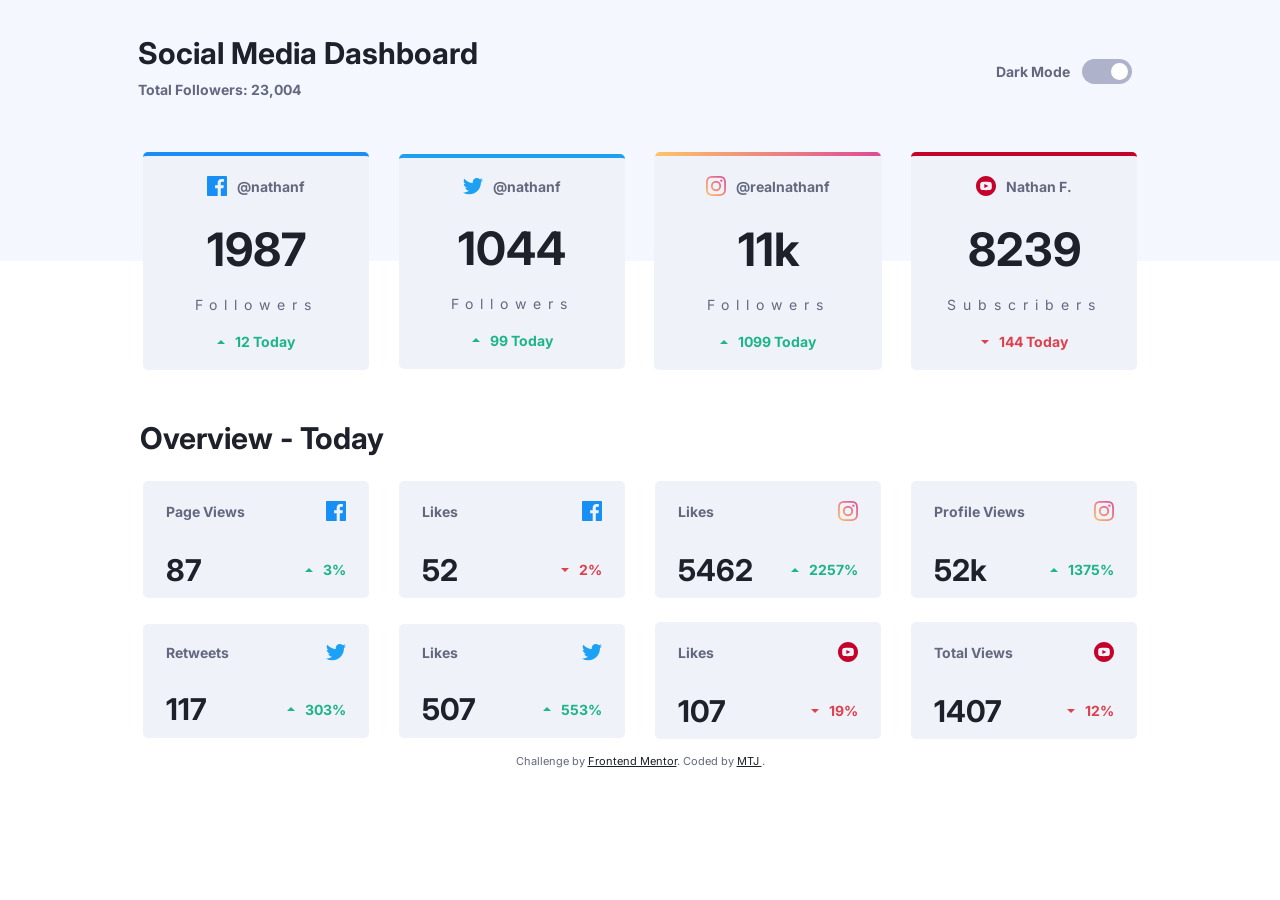
<file: Frontend-Mentor-Challenges-Solutions/social-media-dashboard-with-theme-switcher/index.html>
<!DOCTYPE html>
<html lang="en">
<head>
  <meta charset="UTF-8">
  <meta name="viewport" content="width=device-width, initial-scale=1.0"> <!-- displays site properly based on user's device -->

  <link rel="icon" type="image/png" sizes="32x32" href="./images/favicon-32x32.png">
  
  <title>Frontend Mentor |  Social Media Dashboard With theme Switcher</title>

  <!-- Feel free to remove these styles or customise in your own stylesheet 👍 --> 
  <link rel="stylesheet" href="https://fonts.googleapis.com/css?family=Inter">
  <link rel="stylesheet" href="styles.css">
  
  
</head>
<body class="light">
  <div class="container">
    <div class="header-1">
      <h2>
        Social Media Dashboard
      </h2>
      <p>
        Total Followers: 23,004
      </p>
    </div>
    <div class="line"></div>
    <div class="toggle" onclick="slider()">
      <p>
        Dark Mode
      </p>
      <div class="slider">
        <div class="dot"></div> 
      </div> 
    </div>
    <div class="box-1 facebook">
      <p><img alt="facebook" src="./images/icon-facebook.svg"> @nathanf</p> 
      <h1>1987</h1>
      <p class="followers">Followers</p>
      <p class="up"><img alt="up" src="./images/icon-up.svg"\> 12 Today</p> 
    </div>
    <div class="box-1 twitter">
      <p><img alt="twitter" src="./images/icon-twitter.svg">  @nathanf</p>
      <h1>1044</h1>
      <p class="followers">Followers</p> 
      <p class="up"><img alt="up" src="./images/icon-up.svg"\> 99 Today</p>
    </div>
    <div class="instagram">
      <div class="box-1">
        <p><img alt="instagram" src="./images/icon-instagram.svg"> @realnathanf</p>
        <h1>11k</h1>
        <p class="followers">Followers</p>
        <p class="up"><img alt="up" src="./images/icon-up.svg"\> 1099 Today</p>
      </div>
    </div>
    
    <div class="box-1 youtube">
      <p><img alt="youtube" src="./images/icon-youtube.svg">Nathan F.</p>
      <h1>8239</h1>
      <p class="followers">Subscribers</p>
      <p class="down"><img alt="dwn" src="./images/icon-down.svg"\> 144 Today</p>
    </div>
    <div class="header-2">
      <h2>Overview - Today</h2>
    </div>
    <div class="box-2">
      <div class="top">
        <p>Page Views </p>
        <p><img alt="facebook" src="./images/icon-facebook.svg"></p>
      </div>
      <div class="bottom">
        <h2> 87 </h2>
        <p class="up"> <img alt="up" src="./images/icon-up.svg">3% </p>
      </div>
    </div>
    <div class="box-2">
      <div class="top">
        <p> Likes </p>
        <p><img alt="facebook" src="./images/icon-facebook.svg"></p>
      </div>
      <div class="bottom">
        <h2> 52 </h2>
        <p class="down"> <img alt="down" src="./images/icon-down.svg"> 2% </p>
      </div>
    </div> 
    <div class="box-2">
      <div class="top">
        <p> Likes </p>
        <p><img alt="instagram" src="./images/icon-instagram.svg"></p>
      </div>
      <div class="bottom">
        <h2> 5462 </h2>
        <p class="up"> <img alt="up" src="./images/icon-up.svg"> 2257% </p>
      </div>
    </div> 
    <div class="box-2">
      <div class="top">
        <p> Profile Views </p>
        <p><img alt="instagram" src="./images/icon-instagram.svg"></p>
      </div>
      <div class="bottom">
        <h2> 52k </h2>
        <p class="up"> <img alt="up" src="./images/icon-up.svg"> 1375% </p>
      </div>
    </div> 
    <div class="box-2">
      <div class="top">
        <p> Retweets </p>
        <p><img alt="twitter" src="./images/icon-twitter.svg"></p>
      </div>
      <div class="bottom">
        <h2> 117 </h2>
        <p class="up"> <img alt="up" src="./images/icon-up.svg"> 303% </p>
      </div>
    </div> 
    <div class="box-2">
      <div class="top">
        <p> Likes </p>
        <p><img alt="twitter" src="./images/icon-twitter.svg"></p>
      </div>
      <div class="bottom">
        <h2> 507 </h2>
        <p class="up"> <img alt="up" src="./images/icon-up.svg"> 553% </p>
      </div>
    </div> 
    <div class="box-2">
      <div class="top">
        <p> Likes </p>
        <p><img alt="youtube" src="./images/icon-youtube.svg"></p>
      </div>
      <div class="bottom">
        <h2> 107 </h2>
        <p class="down"> <img alt="down" src="./images/icon-down.svg"> 19% </p>
      </div>
    </div> 
    <div class="box-2">
      <div class="top">
        <p> Total Views </p>
        <p><img alt="youtube" src="./images/icon-youtube.svg"></p>
      </div>
      <div class="bottom">
        <h2> 1407 </h2>
        <p class="down"> <img alt="down" src="./images/icon-down.svg"> 12% </p>
      </div>
    </div> 
  </div>

  <div class="attribution">
    Challenge by <a href="https://www.frontendmentor.io?ref=challenge" target="_blank">Frontend Mentor</a>. 
    Coded by <a href="https://www.github.com/mtjeth" target="_blank"> MTJ </a>.
  </div>

  <script>
    var theme = document.getElementsByTagName("body")[0];
    if( window.matchMedia("(prefers-color-scheme:light)").matches ){
      theme.className = "light";
      }else{
        theme.className = "dark";
      }
    function slider(){ 
      switch(theme.className){
        case "dark":
          theme.className = "light";
          break;
        case "light":
          theme.className = "dark";
          break
      }
    }
  </script>
   
</body>
</html>
</file>
<file: Frontend-Mentor-Challenges-Solutions/calculator-app/style.css>
html {
  font-family: "League Spartan";
}

body {
  margin: 0;
}

.container.dark .header {
  display: flex;
  flex-direction: row;
  flex-wrap: nowrap;
  justify-content: space-between;
  align-items: center;
}
.container.dark .header .calc h1 {
  color: hsl(0, 0%, 100%);
}
.container.dark .header .theme {
  display: flex;
  flex-wrap: nowrap;
  align-items: flex-end;
}
.container.dark .header .theme p {
  margin: 5px;
  font-size: 16px;
  font-weight: 700;
  color: hsl(0, 0%, 100%);
}
.container.dark .header .theme .choice {
  display: flex;
  flex-direction: column;
  flex-wrap: nowrap;
  padding-left: 24px;
}
.container.dark .header .theme .choice .choice-no {
  display: flex;
  flex-direction: row;
  justify-content: space-around;
}
.container.dark .header .theme .choice .toggle {
  background-color: hsl(223, 31%, 20%);
  padding: 4px;
  border-radius: 15px;
  width: 63px;
  height: 18px;
}
.container.dark .header .theme .choice .toggle .dot {
  display: inline-block;
  border-radius: 9px;
  width: 18px;
  height: 18px;
}
.container.dark .display {
  margin-top: 24px;
  background-color: hsl(224, 36%, 15%);
  border-radius: 10px;
}
.container.dark .display input {
  text-align: right;
  background-color: transparent;
  border: none;
  font-size: 36px;
  color: hsl(0, 0%, 100%);
  caret-color: transparent;
}
.container.dark .display input:focus {
  outline: none;
}
.container.dark .keypad {
  display: flex;
  justify-content: space-between;
  flex-direction: column;
  margin-top: 24px;
  background-color: hsl(223, 31%, 20%);
  border-radius: 10px;
}
.container.dark .keypad .row {
  display: flex;
  justify-content: space-between;
  flex-direction: row;
}
.container.dark .keypad .row .btn-1,
.container.dark .keypad .row .btn-2 {
  border: none;
  border-radius: 10px;
  margin: 0;
  padding: 0;
  font-weight: 700;
}
.container.dark .keypad .row .btn-1 {
  color: hsl(221, 14%, 31%);
  background-color: hsl(30, 25%, 89%);
  box-shadow: 0px 5px 0px 0px hsl(28, 16%, 65%);
}
.container.dark .keypad .row .btn-1:hover {
  cursor: pointer;
  background-color: white;
}
.container.dark .keypad .row .del-reset {
  color: white;
  background-color: hsl(225, 21%, 49%);
  box-shadow: 0px 5px 0px 0px hsl(224, 28%, 35%);
}
.container.dark .keypad .row .del-reset:hover {
  cursor: pointer;
  background-color: #bec4d5;
}
.container.dark .keypad .row .equal {
  color: hsl(30, 25%, 89%);
  background-color: hsl(6, 63%, 50%);
  box-shadow: 0px 5px 0px 0px hsl(6, 70%, 34%);
}
.container.dark .keypad .row .equal:hover {
  cursor: pointer;
  background-color: #ecb2ac;
}
.container.dark .attribution {
  margin-top: 24px;
  font-size: 11px;
  text-align: center;
  color: hsl(0, 0%, 100%);
}
.container.dark .attribution a {
  color: hsl(6, 63%, 50%);
}
.container.dark #first {
  background-color: hsl(6, 63%, 50%);
}
.container.dark #first:hover {
  cursor: pointer;
  background-color: #ecb2ac;
}
.container.dark #second {
  background-color: transparent;
}
.container.dark #second:hover {
  cursor: pointer;
  background-color: rgba(77, 77, 77, 0);
}
.container.dark #third {
  background-color: transparent;
}
.container.dark #third:hover {
  cursor: pointer;
  background-color: rgba(77, 77, 77, 0);
}

.container.light .header {
  display: flex;
  flex-direction: row;
  flex-wrap: nowrap;
  justify-content: space-between;
  align-items: center;
}
.container.light .header .calc h1 {
  color: hsl(60, 10%, 19%);
}
.container.light .header .theme {
  display: flex;
  flex-wrap: nowrap;
  align-items: flex-end;
}
.container.light .header .theme p {
  margin: 5px;
  font-size: 16px;
  font-weight: 700;
  color: hsl(60, 10%, 19%);
}
.container.light .header .theme .choice {
  display: flex;
  flex-direction: column;
  flex-wrap: nowrap;
  padding-left: 24px;
}
.container.light .header .theme .choice .choice-no {
  display: flex;
  flex-direction: row;
  justify-content: space-around;
}
.container.light .header .theme .choice .toggle {
  background-color: hsl(0, 5%, 81%);
  padding: 4px;
  border-radius: 15px;
  width: 63px;
  height: 18px;
}
.container.light .header .theme .choice .toggle .dot {
  display: inline-block;
  border-radius: 9px;
  width: 18px;
  height: 18px;
}
.container.light .display {
  margin-top: 24px;
  background-color: hsl(0, 0%, 93%);
  border-radius: 10px;
}
.container.light .display input {
  text-align: right;
  background-color: transparent;
  border: none;
  font-size: 36px;
  color: hsl(60, 10%, 19%);
  caret-color: transparent;
}
.container.light .display input:focus {
  outline: none;
}
.container.light .keypad {
  display: flex;
  justify-content: space-between;
  flex-direction: column;
  margin-top: 24px;
  background-color: hsl(0, 5%, 81%);
  border-radius: 10px;
}
.container.light .keypad .row {
  display: flex;
  justify-content: space-between;
  flex-direction: row;
}
.container.light .keypad .row .btn-1,
.container.light .keypad .row .btn-2 {
  border: none;
  border-radius: 10px;
  margin: 0;
  padding: 0;
  font-weight: 700;
}
.container.light .keypad .row .btn-1 {
  color: hsl(60, 10%, 19%);
  background-color: hsl(45, 7%, 89%);
  box-shadow: 0px 5px 0px 0px hsl(35, 11%, 61%);
}
.container.light .keypad .row .btn-1:hover {
  cursor: pointer;
  background-color: white;
}
.container.light .keypad .row .del-reset {
  color: white;
  background-color: hsl(185, 42%, 37%);
  box-shadow: 0px 5px 0px 0px hsl(185, 58%, 25%);
}
.container.light .keypad .row .del-reset:hover {
  cursor: pointer;
  background-color: #88c8ce;
}
.container.light .keypad .row .equal {
  color: hsl(0, 0%, 93%);
  background-color: hsl(25, 98%, 40%);
  box-shadow: 0px 5px 0px 0px hsl(25, 99%, 27%);
}
.container.light .keypad .row .equal:hover {
  cursor: pointer;
  background-color: #fda668;
}
.container.light .attribution {
  margin-top: 24px;
  font-size: 11px;
  text-align: center;
  color: hsl(60, 10%, 19%);
}
.container.light .attribution a {
  color: hsl(25, 98%, 40%);
}
.container.light #first {
  background-color: transparent;
}
.container.light #first:hover {
  cursor: pointer;
  background-color: rgba(77, 77, 77, 0);
}
.container.light #second {
  background-color: hsl(25, 98%, 40%);
}
.container.light #second:hover {
  cursor: pointer;
  background-color: #fda668;
}
.container.light #third {
  background-color: transparent;
}
.container.light #third:hover {
  cursor: pointer;
  background-color: rgba(77, 77, 77, 0);
}

.container.violet .header {
  display: flex;
  flex-direction: row;
  flex-wrap: nowrap;
  justify-content: space-between;
  align-items: center;
}
.container.violet .header .calc h1 {
  color: hsl(52, 100%, 62%);
}
.container.violet .header .theme {
  display: flex;
  flex-wrap: nowrap;
  align-items: flex-end;
}
.container.violet .header .theme p {
  margin: 5px;
  font-size: 16px;
  font-weight: 700;
  color: hsl(52, 100%, 62%);
}
.container.violet .header .theme .choice {
  display: flex;
  flex-direction: column;
  flex-wrap: nowrap;
  padding-left: 24px;
}
.container.violet .header .theme .choice .choice-no {
  display: flex;
  flex-direction: row;
  justify-content: space-around;
}
.container.violet .header .theme .choice .toggle {
  background-color: hsl(268, 71%, 12%);
  padding: 4px;
  border-radius: 15px;
  width: 63px;
  height: 18px;
}
.container.violet .header .theme .choice .toggle .dot {
  display: inline-block;
  border-radius: 9px;
  width: 18px;
  height: 18px;
}
.container.violet .display {
  margin-top: 24px;
  background-color: hsl(268, 71%, 12%);
  border-radius: 10px;
}
.container.violet .display input {
  text-align: right;
  background-color: transparent;
  border: none;
  font-size: 36px;
  color: hsl(52, 100%, 62%);
  caret-color: transparent;
}
.container.violet .display input:focus {
  outline: none;
}
.container.violet .keypad {
  display: flex;
  justify-content: space-between;
  flex-direction: column;
  margin-top: 24px;
  background-color: hsl(268, 71%, 12%);
  border-radius: 10px;
}
.container.violet .keypad .row {
  display: flex;
  justify-content: space-between;
  flex-direction: row;
}
.container.violet .keypad .row .btn-1,
.container.violet .keypad .row .btn-2 {
  border: none;
  border-radius: 10px;
  margin: 0;
  padding: 0;
  font-weight: 700;
}
.container.violet .keypad .row .btn-1 {
  color: hsl(52, 100%, 62%);
  background-color: hsl(268, 47%, 21%);
  box-shadow: 0px 5px 0px 0px hsl(290, 70%, 36%);
}
.container.violet .keypad .row .btn-1:hover {
  cursor: pointer;
  background-color: #7e47bd;
}
.container.violet .keypad .row .del-reset {
  color: white;
  background-color: hsl(281, 89%, 26%);
  box-shadow: 0px 5px 0px 0px hsl(285, 91%, 52%);
}
.container.violet .keypad .row .del-reset:hover {
  cursor: pointer;
  background-color: #b32bf3;
}
.container.violet .keypad .row .equal {
  color: hsl(198, 20%, 13%);
  background-color: hsl(176, 100%, 44%);
  box-shadow: 0px 5px 0px 0px hsl(177, 92%, 70%);
}
.container.violet .keypad .row .equal:hover {
  cursor: pointer;
  background-color: #7afff6;
}
.container.violet .attribution {
  margin-top: 24px;
  font-size: 11px;
  text-align: center;
  color: hsl(52, 100%, 62%);
}
.container.violet .attribution a {
  color: hsl(176, 100%, 44%);
}
.container.violet #first {
  background-color: transparent;
}
.container.violet #first:hover {
  cursor: pointer;
  background-color: rgba(77, 77, 77, 0);
}
.container.violet #second {
  background-color: transparent;
}
.container.violet #second:hover {
  cursor: pointer;
  background-color: rgba(77, 77, 77, 0);
}
.container.violet #third {
  background-color: hsl(176, 100%, 44%);
}
.container.violet #third:hover {
  cursor: pointer;
  background-color: #7afff6;
}

.container {
  padding: calc((100vh - 750px) / 2) calc((100vw - 540px) / 2);
}
.container .header {
  width: 540px;
}
.container .display {
  width: 540px;
  height: 128px;
}
.container .display input {
  width: 478px;
  padding: 40px 31px;
}
.container .keypad {
  padding: 30px;
  width: 480px;
  height: 420px;
}
.container .keypad .row {
  width: 480px;
}
.container .keypad .row .btn-1,
.container .keypad .row .btn-2 {
  height: 64px;
  font-size: 32px;
}
.container .keypad .row .btn-1 {
  width: 102px;
}
.container .keypad .row .btn-2 {
  width: 227px;
}
.container .keypad .row .del-reset,
.container .keypad .row .equal {
  font-size: 22px;
}

@media screen and (max-width: 600px) {
  .container {
    padding: calc((100vh - 665px) / 2) calc((100vw - 327px) / 2);
  }
  .container .header {
    width: 327px;
  }
  .container .display {
    width: 327px;
    height: 88px;
  }
  .container .display input {
    width: 277px;
    padding: 27px 25px;
  }
  .container .keypad {
    padding: 24px;
    width: 279px;
    height: 372px;
  }
  .container .keypad .row {
    width: 279px;
  }
  .container .keypad .row .btn-1,
  .container .keypad .row .btn-2 {
    height: 64px;
    font-size: 26px;
  }
  .container .keypad .row .btn-1 {
    width: 64px;
  }
  .container .keypad .row .btn-2 {
    width: 136px;
  }
  .container .keypad .row .del-reset,
  .container .keypad .row .equal {
    font-size: 18px;
  }
}/*# sourceMappingURL=style.css.map */
</file>
<file: Frontend-Mentor-Challenges-Solutions/interactive-comments-section/assets/index-zUlPi81A.css>
@import"https://fonts.googleapis.com/css2?family=Rubik:wght@400;500;700&display=swap";html{margin:0;overflow-x:hidden;font-family:Rubik;scroll-behavior:smooth}body{margin:0;background-color:#f5f6fa}.comment_list{width:calc(143px + 45vw);margin:63px auto;position:relative}.comment_box{position:relative;display:flex;flex-direction:row;width:100%;background-color:#fff;border-radius:10px;margin-bottom:20px}.comment_box .buttons{position:absolute;top:28px;right:22px}.comment_box .buttons button{background-color:transparent;border:none;color:#5457b6;font-weight:700;margin-left:5px}.comment_box .buttons button svg{margin-right:5px}.comment_box .buttons button:hover{color:#777ac5;cursor:pointer}.comment_box .buttons .delete{color:#ed6468}.comment_box .buttons .delete:hover{color:#f29195;cursor:pointer}.comment_box .left{padding:22px}.comment_box .left .score{background-color:#f5f6fa;display:flex;height:100px;width:42px;flex-direction:column;justify-content:space-around;align-items:center;border-radius:10px}.comment_box .left .score p{color:#5457b6;font-weight:500}.comment_box .left .score button{border:none;color:#898bcd;background-color:transparent;font-size:18px}.comment_box .left .score button:hover{color:#5457b6;cursor:pointer}.comment_box .right{display:flex;flex-direction:column;width:100%}.comment_box .right .top{padding:22px 0;display:flex;flex-direction:row;align-items:center}.comment_box .right .top .profile{font-weight:700;color:#324152;margin:0 15px}.comment_box .right .top .profile span{color:#eaecf1;background-color:#5457b6;margin-left:5px;padding:2px 5px;font-size:14px}.comment_box .right .content{padding:0 22px 0 0}.comment_box .right .content .current_comment{margin:0 0 12px;border:none}.comment_box .right .content .editor{padding-bottom:20px}.comment_box .profile_img{width:32px;height:32px;border-radius:50%}.comment_box p{color:#67727e;line-height:1.5rem;margin:0}.comment_box textarea{color:#67727e;line-height:1.5rem;font-family:Rubik;padding:15px 23px;margin-bottom:22px;font-size:1rem;resize:none;width:calc(100% - 46px);border-color:#eaecf1;border-style:solid;box-sizing:border-box;border-radius:10px}.comment_box textarea:focus{outline:none;border-color:#5457b6;cursor:pointer}.comment_box .confirm{width:106px;height:48px;border:none;background-color:#5457b6;color:#fff;border-radius:10px}.comment_box .confirm:hover{background-color:#777ac5;cursor:pointer}.comment_box.sm{flex-direction:column-reverse}.comment_box.sm .right{padding-inline:5%}.comment_box.sm .right .content{padding:0}.comment_box.sm .right .top{padding-bottom:18px}.comment_box.sm .buttons{bottom:29px;top:initial}.comment_box.sm p{padding:0}.comment_box.sm textarea{width:85%;margin-bottom:15px}.comment_box.sm .left{padding:15px 5%}.comment_box.sm .left .score{flex-direction:row;height:42px;width:100px}.input .comment_box{width:100%;justify-content:space-evenly;align-items:flex-start}.input .comment_box img{margin:22px 5%}.input .comment_box textarea{margin:22px 0;min-height:4rem;width:70%}.input .comment_box .confirm{margin:22px 5%}.input .comment_box.sm{display:flex;justify-content:center;justify-items:center;align-items:center;flex-wrap:wrap;flex-direction:inherit;padding:15px 5%;width:90%}.input .comment_box.sm img{order:2;margin:0 auto 0 0}.input .comment_box.sm textarea{width:100%;order:1;margin:0 0 15px}.input .comment_box.sm .confirm{order:3;margin:0 0 0 auto}.reply{width:100%;display:flex;flex-direction:row}.reply .spacer{width:12%}.reply .spacer .line{margin:auto;height:calc(100% - 30px);width:5px;background-color:#eaecf1}.reply .reply_box{width:88%}.reply.sm .spacer{width:4.5%}.reply.sm .spacer .line{margin-left:0;width:2px}.reply.sm .reply_box{width:95.5%}.modal-bg{position:fixed;background-color:#00000080;height:100%;width:100%;top:0;left:0;display:flex;justify-content:center;align-items:center}.modal-bg .modal{display:flex;justify-content:space-between;flex-direction:column;height:189px;width:339px;background:hsl(0,0%,100%);padding:31px;border-radius:10px}.modal-bg .modal h2{font-size:24px;margin:3px 0;color:#324152}.modal-bg .modal p{font-size:16px;padding-right:50px;text-wrap:pretty;line-height:1.5em;color:#67727e}.modal-bg .modal .buttons{display:flex;justify-content:space-between}.modal-bg .modal .buttons button{width:160px;height:50px;border:none;border-radius:10px;color:#fff;font-weight:700}.modal-bg .modal .buttons .cancel{background-color:#67727e}.modal-bg .modal .buttons .cancel:hover{background-color:#818c98;cursor:pointer}.modal-bg .modal .buttons .delete{background-color:#ed6468}.modal-bg .modal .buttons .delete:hover{background-color:#f29195;cursor:pointer}.attribution{font-size:11px;text-align:center}.attribution a{color:#3e52a3}@media screen and (max-width: 500px){.modal-bg .modal{width:275px;padding-bottom:50px}.modal-bg .modal .buttons button{width:125px}}
</file>
<file: Frontend-Mentor-Challenges-Solutions/intro-section-with-dropdown-navigation-main/styles.css>
html {
  margin: 0;
  padding: 0;
  font-size: 18px;
  font-family: "Epilogue";
}

body {
  margin: 0;
  font-weight: 500;
}

.container {
  margin: 0;
}

.row {
  display: flex;
  flex-wrap: wrap;
  align-items: center;
  padding: 1.5% 5%;
}
.row .col-1 {
  width: 8.33%;
}
.row .col-2 {
  width: 16.66%;
}
.row .col-3 {
  width: 25%;
}
.row .col-4 {
  width: 33.33%;
}
.row .col-5 {
  width: 41.66%;
}
.row .col-6 {
  width: 50%;
}
.row .col-7 {
  width: 58.33%;
}
.row .col-8 {
  width: 66.66%;
}
.row .col-9 {
  width: 75%;
}
.row .col-10 {
  width: 83.33%;
}
.row .col-11 {
  width: 91.66%;
}
.row .col-12 {
  width: 100%;
}
.row a {
  text-decoration: none;
}
.row ul {
  padding: 0;
  list-style: none;
  margin: 0;
}
.row ul li {
  float: left;
  padding: 1% 1%;
}

.navbar a,
.navbar button {
  display: block;
  color: hsl(0, 0%, 41%);
  font-size: 16px;
  font-weight: 700;
}
.navbar a:hover,
.navbar button:hover {
  color: hsl(0, 0%, 8%);
  cursor: pointer;
}
.navbar button {
  border: none;
  background-color: hsl(0, 0%, 100%);
  padding: 12px 24px;
}
.navbar .right-nav {
  padding: 0 1%;
  float: right;
}
.navbar .right-nav div {
  display: flex;
}
.navbar #register {
  border-style: solid;
  border-color: hsl(0, 0%, 41%);
  border-width: 2px;
  border-radius: 10px;
}
.navbar #register:hover {
  border-color: hsl(0, 0%, 8%);
}
.navbar .menuIcon,
.navbar .closeIcon {
  display: none;
}
.navbar .dropdown {
  position: relative;
  display: inline-block;
}
.navbar .dropdown .arrowup {
  display: none;
}
.navbar .dropdown .dropdown-content {
  padding: 10% 0;
  display: none;
  position: absolute;
  background-color: #fff;
  box-shadow: 0px 5px 20px 5px rgba(0, 0, 0, 0.15);
  border-radius: 5px;
  min-width: 175px;
  margin-top: 15%;
}
.navbar .dropdown .dropdown-content a {
  padding: 5% 10%;
  text-decoration: none;
  display: block;
}
.navbar .dropdown .dropdown-content img {
  padding: 0 10%;
}
.navbar .dropdown .feature {
  margin-left: -75%;
}
.navbar .dropdown:hover .arrowup {
  display: inline-block;
}
.navbar .dropdown:hover .arrowdown {
  display: none;
}
.navbar .dropdown:hover .dropdown-content {
  display: block;
}

.main {
  width: 90%;
  padding: 2% 0%;
}
.main .col-7 .row {
  padding: 0% 20%;
}
.main .col-7 h1 {
  font-size: 4rem;
  font-weight: 700;
}
.main .col-7 p {
  line-height: 1.5rem;
  color: hsl(0, 0%, 41%);
}
.main .col-7 img {
  width: 100%;
}
.main .col-7 .button-col {
  padding: 5% 0;
}
.main .col-7 .button-col button {
  border-color: hsl(0, 0%, 8%);
  color: hsl(0, 0%, 98%);
  background-color: hsl(0, 0%, 8%);
  padding: 12px 35px;
  border-radius: 10px;
  font-size: 1rem;
  font-weight: 700;
}
.main .col-7 .button-col button:hover {
  background-color: hsl(0, 0%, 98%);
  color: hsl(0, 0%, 8%);
  border-color: hsl(0, 0%, 8%);
}
.main .col-7 .client {
  padding-top: 10%;
}
.main .col-7 .client li {
  padding: 0 5% 0 0;
}
.main .col-5 img {
  width: 100%;
}
.main .col-5 .hero-desktop {
  display: block;
}
.main .col-5 .hero-mobile {
  display: none;
}

@media screen and (max-width: 540px) {
  .row {
    padding: 5%;
  }
  ul.navbar li, ul.navbar .dropdown {
    display: none;
  }
  ul.navbar li.menuIcon {
    display: block;
    float: right;
  }
  ul.navbar.responsive {
    height: 100%;
    width: 0;
    position: fixed;
    z-index: 1;
    top: 0;
    right: 0;
    background-color: #fff;
    padding-top: 60px;
  }
  ul.navbar.responsive .dropdown .dropdown-content {
    position: relative;
    box-shadow: none;
    margin-top: 5%;
    padding: 0;
  }
  ul.navbar.responsive .dropdown .feature {
    margin-left: 0;
  }
  ul.navbar.responsive li.menuIcon {
    display: none;
    position: absolute;
  }
  ul.navbar.responsive li.closeIcon {
    display: block;
    position: absolute;
    z-index: 2;
    right: 5%;
    top: 2%;
  }
  ul.navbar.responsive li {
    float: none;
    padding: 8px 8px 8px 32px;
    text-decoration: none;
    font-size: 25px;
    color: #818181;
    display: block;
  }
  ul.navbar.responsive button {
    padding: 12px 30%;
  }
  ul.navbar.responsive li.right-nav div {
    display: flex;
    justify-content: center;
    flex-direction: column;
  }
  .main {
    width: 100%;
    padding: 0;
    display: flex;
    position: relative;
  }
  .main .col-5,
  .main .col-7 {
    display: block;
    width: 100%;
  }
  .main .col-5 {
    position: absolute;
    top: 0;
  }
  .main .col-5 img {
    width: 100%;
  }
  .main .col-5 .hero-desktop {
    display: none;
  }
  .main .col-5 .hero-mobile {
    display: block;
  }
  .main .col-7 {
    margin-top: 85%;
  }
  .main .col-7 .row {
    padding: 0% 5%;
  }
  .main .col-7 h1 {
    font-size: 2rem;
    font-weight: 700;
    text-align: center;
  }
  .main .col-7 p {
    margin: 0;
    text-align: center;
    font-size: 0.89rem;
  }
  .main .col-7 .button-col {
    display: flex;
    justify-content: center;
  }
  .main .col-7 .client {
    padding: 10% 2%;
  }
  .main .col-7 .client .col-12 {
    display: flex;
    justify-content: center;
  }
  .main .col-7 .client .col-12 li {
    padding: 0;
  }
  .main .col-7 .client .col-12 li img {
    width: 70%;
  }
}
.attribution {
  font-size: 11px;
  text-align: center;
}
.attribution a {
  color: hsl(228, 45%, 44%);
}/*# sourceMappingURL=styles.css.map */
</file>
<file: Frontend-Mentor-Challenges-Solutions/multi-step-form/style.css>
html {
  font-family: "Ubuntu";
}

body {
  background-color: hsl(215, 89%, 96%);
  margin: 0;
  overflow-x: hidden;
}

.container {
  width: 63.06vw;
  height: 568px;
  margin: 12.96vh auto;
  background-color: hsl(0, 0%, 100%);
  padding: 16px;
  border-radius: 10px;
  display: flex;
  flex-direction: row;
  justify-content: space-between;
  box-shadow: 0px 0px 30px 2px hsl(229, 24%, 87%);
}
.container .step-dis {
  width: 30.2%;
  height: calc(100% - 8px);
  background: url("./assets/bg-sidebar-desktop.svg");
  background-size: cover;
  background-position-y: bottom;
  background-position-x: center;
  background-repeat: no-repeat;
  border-radius: 10px;
  padding-top: 8px;
}
.container .step-dis .step {
  display: flex;
  flex-direction: row;
  color: hsl(0, 0%, 100%);
  letter-spacing: 1.5px;
  margin: 32px;
}
.container .step-dis .step .circle_1,
.container .step-dis .step .circle_2,
.container .step-dis .step .circle_3,
.container .step-dis .step .circle_4,
.container .step-dis .step .circle_current {
  width: 33px;
  height: 33px;
  border-radius: 30px;
  border: 1px solid hsl(0, 0%, 100%);
  display: flex;
  justify-content: center;
  align-items: center;
}
.container .step-dis .step .circle_1 p,
.container .step-dis .step .circle_2 p,
.container .step-dis .step .circle_3 p,
.container .step-dis .step .circle_4 p,
.container .step-dis .step .circle_current p {
  font-size: 16px;
  font-weight: 700;
}
.container .step-dis .step .circle_current {
  border: 1px solid hsl(206, 94%, 87%);
  background-color: hsl(206, 94%, 87%);
}
.container .step-dis .step .circle_current p {
  color: hsl(213, 96%, 18%);
}
.container .step-dis .step .step-circle {
  display: flex;
  flex-direction: column;
  justify-content: space-around;
  padding-left: 16px;
}
.container .step-dis .step .step-circle h1 {
  color: hsl(228, 100%, 84%);
  margin: 0;
  font-size: 10px;
  font-weight: 400;
}
.container .step-dis .step .step-circle p {
  margin: 0;
  font-size: 11px;
  font-weight: 700;
}
.container .main-dis {
  width: 68.06%;
  height: 100%;
  display: flex;
  flex-direction: column;
  justify-content: space-between;
  position: relative;
  align-items: center;
}
.container .main-dis h1 {
  color: hsl(213, 96%, 18%);
  margin: 16px 0;
  font-size: 28px;
}
.container .main-dis p {
  margin: 0;
  font-size: 16px;
  color: hsl(231, 11%, 63%);
}
.container .main-dis .form-section {
  margin: auto;
  background-color: hsl(0, 0%, 100%);
  position: absolute;
  top: 4.577%;
  width: 72.82%;
}
.container .main-dis .form-section form {
  padding: 32px 0;
  display: flex;
  flex-direction: column;
}
.container .main-dis .form-section form label {
  color: hsl(213, 96%, 18%);
  margin: 8px 0;
  font-size: 12px;
  font-weight: 600;
  display: flex;
  flex-direction: row;
  justify-content: space-between;
}
.container .main-dis .form-section form label:hover {
  cursor: pointer;
}
.container .main-dis .form-section form label .error_txt {
  color: hsl(354, 84%, 57%);
  font-size: 12px;
  font-weight: 700;
}
.container .main-dis .form-section form input {
  color: hsl(213, 96%, 18%);
  height: 46px;
  margin-bottom: 16px;
  border-radius: 10px;
  padding: 0 20px;
  border: 1px solid hsl(229, 24%, 87%);
}
.container .main-dis .form-section form input:hover {
  cursor: pointer;
  border-color: hsl(243, 100%, 62%);
}
.container .main-dis .form-section form h3 {
  margin: 6px 0;
  font-size: 16px;
  font-weight: 700;
}
.container .main-dis .form-section form p {
  font-size: 16px;
  font-weight: 400;
}
.container .main-dis .form-section #step2 input[type=radio] {
  display: none;
}
.container .main-dis .form-section #step2 form {
  flex-direction: row;
  justify-content: space-between;
}
.container .main-dis .form-section #step2 form label {
  margin: 0;
  width: 30%;
}
.container .main-dis .form-section #step2 form label .plan-box {
  width: 74.81%;
  background-color: hsl(0, 0%, 100%);
  padding: 16px;
  border: 1px solid hsl(229, 24%, 87%);
  border-radius: 10px;
}
.container .main-dis .form-section #step2 form label .plan-box:hover {
  border-color: hsl(243, 100%, 62%);
}
.container .main-dis .form-section #step2 form label .plan-box img {
  margin: 4px 0 40px 0;
}
.container .main-dis .form-section #step2 form label .plan-box .yearly_discount {
  color: hsl(213, 96%, 18%);
}
.container .main-dis .form-section #step2 .toggle {
  display: flex;
  flex-direction: row;
  justify-content: center;
  align-items: center;
  background-color: hsl(231, 100%, 99%);
  border-radius: 10px;
}
.container .main-dis .form-section #step2 .toggle h3:hover {
  cursor: pointer;
}
.container .main-dis .form-section #step2 .toggle .slider {
  margin: 24px;
  border: 4px solid hsl(213, 96%, 18%);
  background-color: hsl(213, 96%, 18%);
  width: 30px;
  height: 12px;
  border-radius: 12px;
  position: relative;
}
.container .main-dis .form-section #step2 .toggle .slider:hover {
  cursor: pointer;
}
.container .main-dis .form-section #step2 .toggle .slider .dot {
  position: absolute;
  width: 12px;
  height: 12px;
  background-color: hsl(0, 0%, 100%);
  border-radius: 12px;
}
.container .main-dis .form-section #step2 .toggle .slider #dot_yearly {
  right: 0;
}
.container .main-dis .form-section #step2 .toggle .slider #dot_monthly {
  left: 0;
}
.container .main-dis .form-section #step3 input[type=checkbox] {
  display: none;
}
.container .main-dis .form-section #step3 h2 {
  color: hsl(243, 100%, 62%);
}
.container .main-dis .form-section #step3 form {
  flex-direction: column;
  justify-content: space-between;
}
.container .main-dis .form-section #step3 form label {
  margin: 6px 0;
  width: 100%;
}
.container .main-dis .form-section #step3 form label .add-box {
  width: 92.88%;
  background-color: hsl(0, 0%, 100%);
  border: 1px solid hsl(229, 24%, 87%);
  border-radius: 10px;
  display: flex;
  flex-direction: row;
  justify-content: space-between;
  padding: 15px;
}
.container .main-dis .form-section #step3 form label .add-box:hover {
  border-color: hsl(243, 100%, 62%);
}
.container .main-dis .form-section #step3 form label .add-box .check-add {
  display: flex;
  flex-direction: row;
  align-items: center;
}
.container .main-dis .form-section #step3 form label .add-box .check-add .checker {
  height: 19px;
  width: 19px;
  border: 1px solid hsl(229, 24%, 87%);
  border-radius: 10px;
}
.container .main-dis .form-section #step3 form label .add-box .check-add .checker img {
  height: 13px;
  width: 13px;
  margin: 3px;
}
.container .main-dis .form-section #step3 form label .add-box .check-add .add-on {
  margin-left: 17px;
}
.container .main-dis .form-section #step4 .detail {
  padding: 22px 24px;
  background-color: hsl(217, 100%, 97%);
  margin-top: 40px;
}
.container .main-dis .form-section #step4 .detail .main-plan {
  display: flex;
  flex-direction: row;
  justify-content: space-between;
  margin-bottom: 23px;
}
.container .main-dis .form-section #step4 .detail .main-plan .main-plan-name {
  display: flex;
  flex-direction: column;
  justify-content: center;
}
.container .main-dis .form-section #step4 .detail .main-plan h4 {
  color: hsl(213, 96%, 18%);
  font-size: 16px;
  font-weight: 700;
  margin: 0;
}
.container .main-dis .form-section #step4 .detail .main-plan a {
  font-size: 16px;
  color: hsl(231, 11%, 63%);
  text-decoration: underline;
  margin-top: 5px;
}
.container .main-dis .form-section #step4 .detail .main-plan a:hover {
  cursor: pointer;
  color: hsl(243, 100%, 62%);
}
.container .main-dis .form-section #step4 .detail .break {
  width: 100%;
  height: 1px;
  background-color: hsl(231, 11%, 63%);
}
.container .main-dis .form-section #step4 .detail .extra {
  margin: 20px 0;
  display: flex;
  flex-direction: row;
  justify-content: space-between;
  align-items: center;
}
.container .main-dis .form-section #step4 .detail .extra h5 {
  font-size: 16px;
  font-weight: 500;
  margin: 0;
  color: hsl(231, 11%, 63%);
}
.container .main-dis .form-section #step4 .detail .extra p {
  color: hsl(213, 96%, 18%);
  font-size: 16px;
}
.container .main-dis .form-section #step4 .total {
  padding: 22px 24px;
  background-color: hsl(0, 0%, 100%);
  display: flex;
  flex-direction: row;
  justify-content: space-between;
  align-items: center;
}
.container .main-dis .form-section #step4 .total h6 {
  color: hsl(243, 100%, 62%);
  font-size: 18px;
  margin: 0;
  font-weight: 800;
}
.container .main-dis .form-section #step4 .total p {
  font-size: 16px;
  font-weight: 400;
}
.container .main-dis #step5 {
  margin-top: 29.22%;
  width: 72.82%;
  background-color: hsl(0, 0%, 100%);
}
.container .main-dis #step5 .thank_you {
  display: flex;
  flex-direction: column;
  align-items: center;
  align-self: center;
}
.container .main-dis #step5 .thank_you p {
  text-align: center;
  line-height: 1.5rem;
}
.container .main-dis .buttons {
  position: absolute;
  bottom: 2.816%;
  margin: auto;
  width: 72.82%;
  height: 48px;
  background-color: hsl(0, 0%, 100%);
  display: flex;
  flex-direction: row;
  justify-content: space-between;
}
.container .main-dis .buttons button {
  width: 123px;
  font-size: 16px;
  border-radius: 10px;
  border: none;
  font-weight: 600;
  color: hsl(0, 0%, 100%);
}
.container .main-dis .buttons button:hover {
  cursor: pointer;
}
.container .main-dis .buttons #nextstep {
  background-color: hsl(213, 96%, 18%);
}
.container .main-dis .buttons #nextstep:hover {
  background-color: #03418c;
}
.container .main-dis .buttons #goback {
  color: hsl(231, 11%, 63%);
  margin-left: -20px;
  background-color: hsl(0, 0%, 100%);
}
.container .main-dis .buttons #goback:hover {
  color: hsl(213, 96%, 18%);
}
.container .main-dis .buttons #confirm {
  background-color: hsl(243, 100%, 62%);
}
.container .main-dis .buttons #confirm:hover {
  background-color: #7770ff;
}

.attribution {
  font-size: 11px;
  text-align: center;
  margin-top: -10px;
}
.attribution a {
  color: hsl(228, 45%, 44%);
}

@media screen and (max-width: 1000px) {
  .container {
    width: 100%;
    margin: 0;
    flex-direction: column;
    padding: 0;
    border-radius: 0;
    box-shadow: none;
    background-color: transparent;
    margin-bottom: 60px;
    height: 665px;
  }
  .container .step-dis {
    background: url("./assets/bg-sidebar-mobile.svg");
    background-size: cover;
    background-position-y: bottom;
    background-position-x: center;
    width: 100%;
    min-height: 172px;
    max-height: 80px;
    border-radius: 0;
    display: flex;
    flex-direction: row;
    justify-content: center;
  }
  .container .step-dis .step {
    max-height: 35px;
    overflow: hidden;
    margin: 24px 8px;
  }
  .container .step-dis .step .step-circle {
    display: none;
  }
  .container .main-dis {
    width: 100%;
    background-color: hsl(215, 89%, 96%);
    margin-bottom: 60px;
  }
  .container .main-dis h1 {
    font-size: 24px;
  }
  .container .main-dis .form-section {
    top: -75px;
    position: absolute;
    width: 78.66%;
    padding: 16px 26px;
    border-radius: 10px;
    box-shadow: 0px 10px 10px 0px hsl(229, 24%, 87%);
  }
  .container .main-dis .form-section form {
    padding: 15px 0;
  }
  .container .main-dis .form-section form label {
    margin: 6px 0;
  }
  .container .main-dis .form-section form input {
    height: 40px;
  }
  .container .main-dis .form-section form h3 {
    font-size: 16px;
    margin: 0;
  }
  .container .main-dis .form-section #step2 p {
    padding: 0 2px;
  }
  .container .main-dis .form-section #step2 form {
    flex-direction: column;
  }
  .container .main-dis .form-section #step2 form label {
    margin: 6px 0;
    width: 100%;
  }
  .container .main-dis .form-section #step2 form label .plan-box {
    width: 89.15%;
    display: flex;
    flex-direction: row;
  }
  .container .main-dis .form-section #step2 form label .plan-box .price {
    margin-left: 13px;
    display: flex;
    flex-direction: column;
    justify-content: space-around;
  }
  .container .main-dis .form-section #step2 form label .plan-box img {
    margin: 0;
  }
  .container .main-dis .form-section #step2 .toggle h3 {
    font-size: 16px;
  }
  .container .main-dis .form-section #step2 .toggle .slider {
    margin: 5px 24px;
  }
  .container .main-dis .form-section #step3 .check-add p {
    font-size: 11px;
    margin-top: 5px;
  }
  .container .main-dis .form-section #step4 .detail {
    padding: 7px 17px;
    margin: 25px 0 0;
  }
  .container .main-dis .form-section #step4 .detail .main-plan {
    margin: 13px 0;
  }
  .container .main-dis #step5 {
    position: absolute;
    top: -37%;
    width: 78.66%;
    padding: 80px 26px;
  }
  .container .main-dis .buttons {
    bottom: 0;
    position: fixed;
    width: calc(100% - 32px);
    height: 40px;
    padding: 17px 16px;
  }
  .container .main-dis .buttons button {
    width: 97px;
  }
  .container .main-dis .buttons button #goback {
    margin-left: -20px;
  }
  .attribution {
    position: absolute;
    z-index: 10;
  }
}/*# sourceMappingURL=style.css.map */
</file>
<file: Frontend-Mentor-Challenges-Solutions/results-summary/styles.css>
html {
  font-family: "Hanken Grotesk";
}

.attribution {
  margin-top: 60px;
  font-size: 11px;
  text-align: center;
}
.attribution a {
  color: hsl(228, 45%, 44%);
}

.row {
  width: 100%;
  display: flex;
  flex-wrap: wrap;
  text-align: center;
  align-content: center;
  align-items: baseline;
}

.col-3 {
  width: 25%;
}

.col-6 {
  width: 50%;
}

.col-12 {
  width: 100%;
}

.main-content {
  width: 50%;
  margin: 10% 25%;
  border-radius: 25px;
  box-shadow: 5px 15px 20px 10px hsl(221, 100%, 96%);
  font-size: 1rem;
}
.main-content p {
  display: inline;
  font-weight: 500;
}
.main-content .left-content {
  padding-bottom: 3%;
  background: linear-gradient(hsl(252, 100%, 67%), hsl(241, 81%, 54%));
  border-radius: 25px;
  color: hsl(241, 100%, 89%);
}
.main-content .left-content h1 {
  padding: 5% 5% 0;
}
.main-content .left-content .circle {
  border-radius: 50%;
  background: linear-gradient(hsl(256, 72%, 46%), hsla(241, 72%, 46%, 0));
  width: 50%;
  margin: 0 25% 5%;
  aspect-ratio: 2/1;
  padding: 12.5% 0;
}
.main-content .left-content .circle .large-text {
  color: hsl(0, 0%, 100%);
  font-size: 4rem;
  font-weight: 800;
}
.main-content .left-content .below-circle h1 {
  color: hsl(0, 0%, 100%);
  font-size: 2rem;
  font-weight: 700;
  margin: 0;
  padding: 0;
}
.main-content .left-content .below-circle p {
  margin: 0 20% 5%;
  padding: 5%;
  display: inline-block;
  font-size: 18px;
}
.main-content .right-content {
  width: 70%;
  margin: 4% 15%;
}
.main-content .right-content p {
  font-size: 18px;
}
.main-content .right-content h1 {
  text-align: left;
}
.main-content .right-content .reaction {
  display: flexbox;
  background: hsla(0, 100%, 67%, 0.07);
  color: hsl(0, 100%, 67%);
  text-align: left;
  border-radius: 10px;
  margin: 4% 0;
  padding: 5% 0;
}
.main-content .right-content .reaction p {
  vertical-align: middle;
  padding-left: 10%;
}
.main-content .right-content .reaction img {
  padding: 4px;
  align-items: center;
  vertical-align: middle;
}
.main-content .right-content .reaction .result-total {
  text-align: right;
}
.main-content .right-content .reaction .result-total .result {
  color: hsl(224, 30%, 27%);
}
.main-content .right-content .reaction .result-total .total {
  color: hsla(224, 30%, 27%, 0.5);
  padding-right: 10%;
}
.main-content .right-content .memory {
  display: flexbox;
  background: hsla(39, 100%, 56%, 0.07);
  color: hsl(39, 100%, 56%);
  text-align: left;
  border-radius: 10px;
  margin: 4% 0;
  padding: 5% 0;
}
.main-content .right-content .memory p {
  vertical-align: middle;
  padding-left: 10%;
}
.main-content .right-content .memory img {
  padding: 4px;
  align-items: center;
  vertical-align: middle;
}
.main-content .right-content .memory .result-total {
  text-align: right;
}
.main-content .right-content .memory .result-total .result {
  color: hsl(224, 30%, 27%);
}
.main-content .right-content .memory .result-total .total {
  color: hsla(224, 30%, 27%, 0.5);
  padding-right: 10%;
}
.main-content .right-content .verbal {
  display: flexbox;
  background: hsla(166, 100%, 37%, 0.07);
  color: hsl(166, 100%, 37%);
  text-align: left;
  border-radius: 10px;
  margin: 4% 0;
  padding: 5% 0;
}
.main-content .right-content .verbal p {
  vertical-align: middle;
  padding-left: 10%;
}
.main-content .right-content .verbal img {
  padding: 4px;
  align-items: center;
  vertical-align: middle;
}
.main-content .right-content .verbal .result-total {
  text-align: right;
}
.main-content .right-content .verbal .result-total .result {
  color: hsl(224, 30%, 27%);
}
.main-content .right-content .verbal .result-total .total {
  color: hsla(224, 30%, 27%, 0.5);
  padding-right: 10%;
}
.main-content .right-content .visual {
  display: flexbox;
  background: hsla(234, 85%, 45%, 0.07);
  color: hsl(234, 85%, 45%);
  text-align: left;
  border-radius: 10px;
  margin: 4% 0;
  padding: 5% 0;
}
.main-content .right-content .visual p {
  vertical-align: middle;
  padding-left: 10%;
}
.main-content .right-content .visual img {
  padding: 4px;
  align-items: center;
  vertical-align: middle;
}
.main-content .right-content .visual .result-total {
  text-align: right;
}
.main-content .right-content .visual .result-total .result {
  color: hsl(224, 30%, 27%);
}
.main-content .right-content .visual .result-total .total {
  color: hsla(224, 30%, 27%, 0.5);
  padding-right: 10%;
}
.main-content .right-content button {
  background: hsl(224, 30%, 27%);
  border-style: none;
  margin-top: 8%;
  width: 100%;
  border-radius: 50px;
  padding: 5%;
  color: hsl(0, 0%, 100%);
  font-size: 18px;
  font-weight: 700;
}
.main-content .right-content button:hover {
  cursor: pointer;
  background: linear-gradient(hsl(252, 100%, 67%), hsl(241, 81%, 54%));
}

@media screen and (max-width: 1500px) {
  .main-content {
    width: 75%;
    margin: 6% 12.5%;
  }
}
@media screen and (max-width: 700px) {
  body {
    margin: 0;
  }
  .col-6 {
    width: 100%;
  }
  .main-content {
    width: 100%;
    margin: 0;
    box-shadow: none;
  }
  .main-content .left-content {
    margin-top: -25px;
    padding-top: 10%;
  }
  .main-content .right-content h1 {
    margin-top: 5%;
  }
  .main-content .right-content .col-6 {
    width: 50%;
  }
}/*# sourceMappingURL=styles.css.map */
</file>
<file: Frontend-Mentor-Challenges-Solutions/social-media-dashboard-with-theme-switcher/styles.css>
html {
  font-family: "Inter";
}

body {
  margin: 0;
}
body h1 {
  font-size: 46px;
  margin: 5px 0;
}
body h2 {
  font-size: 30px;
  margin: 0;
}
body p {
  font-size: 14px;
  margin: 20px 0;
  display: flex;
  align-items: center;
  font-weight: 700;
}
body img {
  margin-right: 10px;
}

.container {
  width: 80%;
  margin: 3px auto;
  display: grid;
  grid-auto-columns: 25%;
  align-items: center;
}
.container .header-1 {
  grid-column-start: 1;
  grid-column-end: 4;
  margin: 32px 10px;
}
.container .header-1 p {
  margin: 10px 0;
}
.container .header-2 {
  grid-column-start: 1;
  grid-column-end: 5;
  margin: 38px 12px 13px;
}
.container .box-1,
.container .box-2 {
  border-radius: 5px;
  margin: 12px 15px;
}
.container .box-1:hover,
.container .box-2:hover {
  cursor: pointer;
}
.container .box-1,
.container .instagram {
  border-top-width: 4px;
  border-top-style: solid;
  display: flex;
  align-items: center;
  flex-direction: column;
}
.container .box-2 {
  display: flex;
  flex-direction: column;
  padding: 0 23px;
}
.container .box-2 .top,
.container .box-2 .bottom {
  display: flex;
  flex-direction: row;
  justify-content: space-between;
  align-items: center;
}
.container .box-2 .top img {
  margin: 0;
}
.container .facebook {
  border-color: hsl(208, 92%, 53%);
}
.container .twitter {
  border-color: hsl(203, 89%, 53%);
}
.container .instagram {
  border-top-width: 0;
  background-image: linear-gradient(90deg, hsl(37, 97%, 70%), hsl(329, 70%, 58%));
  border-radius: 5px;
  margin: 12px 15px;
  border-bottom-left-radius: 10px;
  border-bottom-right-radius: 10px;
}
.container .instagram div {
  border-radius: 0;
  border-top-width: 0;
  margin: 0;
  width: 100.5%;
  margin-top: 4px;
  border-bottom-left-radius: 5px;
  border-bottom-right-radius: 5px;
}
.container .youtube {
  border-color: hsl(348, 97%, 39%);
}
.container .up {
  color: hsl(163, 72%, 41%);
}
.container .down {
  color: hsl(356, 69%, 56%);
}
.container .followers {
  margin: 14px 0 0;
  letter-spacing: 7px;
  font-weight: 400;
}
.container .line {
  width: 90%;
  height: 1px;
  display: none;
}
.container .toggle {
  display: flex;
  flex-direction: row;
  align-items: center;
  justify-content: flex-end;
  margin: 20px;
}
.container .toggle .slider {
  display: flex;
  margin-left: 12px;
  width: 42px;
  height: 17px;
  padding: 4px;
  border-radius: 15px;
}
.container .toggle .slider .dot {
  height: 17px;
  width: 17px;
  border-radius: 10px;
}
.container .toggle:hover p,
.container .toggle:hover .slider {
  cursor: pointer;
}

.attribution {
  font-size: 11px;
  text-align: center;
}

.dark {
  background: linear-gradient(0deg, hsl(230, 17%, 14%) 66%, hsl(232, 19%, 15%) 15%);
  background-color: hsl(230, 17%, 14%);
  background-repeat: no-repeat;
}
.dark h1,
.dark h2,
.dark a {
  color: hsl(0, 0%, 100%);
}
.dark p,
.dark div {
  color: hsl(228, 34%, 66%);
}
.dark .box-1,
.dark .box-2 {
  background-color: hsl(228, 28%, 20%);
}
.dark .box-1:hover,
.dark .box-2:hover {
  background-color: #374062;
}
.dark .line {
  background-color: hsl(228, 34%, 66%);
}
.dark .toggle .slider {
  background: linear-gradient(0, hsl(210, 78%, 56%), hsl(146, 68%, 55%));
}
.dark .toggle .slider .dot {
  background-color: hsl(230, 17%, 14%);
}
.dark .toggle:hover p {
  color: hsl(0, 0%, 100%);
}
.dark .toggle:hover .dot {
  background-color: #333648;
}

.light {
  background: linear-gradient(0deg, hsl(0, 0%, 100%) 66%, hsl(225, 100%, 98%) 15%);
  background-color: hsl(0, 0%, 100%);
  background-repeat: no-repeat;
}
.light h1,
.light h2,
.light a {
  color: hsl(230, 17%, 14%);
}
.light p,
.light div {
  color: hsl(228, 12%, 44%);
}
.light .box-1,
.light .box-2 {
  background-color: hsl(227, 47%, 96%);
}
.light .box-1:hover,
.light .box-2:hover {
  background-color: #dde2f3;
}
.light .line {
  background-color: hsl(228, 12%, 44%);
}
.light .toggle .slider {
  background: hsl(230, 22%, 74%);
}
.light .toggle .slider .dot {
  background-color: hsl(0, 0%, 100%);
  margin-left: 25px;
}
.light .toggle:hover .slider {
  background: linear-gradient(0, hsl(210, 78%, 56%), hsl(146, 68%, 55%));
}

@media screen and (max-width: 1200px) {
  .container {
    width: 87%;
    display: grid;
    grid-auto-columns: 100%;
  }
  .container h2 {
    font-size: 20px;
  }
  .container h1 {
    font-size: 45px;
  }
  .container .header-1 {
    grid-column-start: 1;
    grid-column-end: 2;
    margin: 32px 10px 17px;
  }
  .container .header-1 p {
    margin: 10px 0;
  }
  .container .header-2 {
    grid-column-start: 1;
    grid-column-end: 2;
    margin: 38px 15px 13px;
  }
  .container .followers {
    margin: 10px 0 0;
  }
  .container .line {
    display: block;
    margin: 0 15px;
  }
  .container .toggle {
    margin: 0 15px;
    justify-content: space-between;
  }
}/*# sourceMappingURL=styles.css.map */
</file>
<file: css/landing-page.css>
/*!
 * Start Bootstrap - Landing Page Bootstrap Theme (http://startbootstrap.com)
 * Code licensed under the Apache License v2.0.
 * For details, see http://www.apache.org/licenses/LICENSE-2.0.
 */

body,
html {
    width: 100%;
    height: 100%;
}

body,
h1,
h2,
h3,
h4,
h5,
h6 {
    font-family: "Lato","Helvetica Neue",Helvetica,Arial,sans-serif;
    font-weight: 700;
}

.topnav {
    font-size: 14px;
}

.lead {
    font-size: 18px;
    font-weight: 400;
}

.intro-header {
    width: 100%;
    height: 100%;
    text-align: center;
    color: #f8f8f8;
    background: url(../img/background.jpeg) no-repeat center center;
    background-size: cover;
}

.intro-message {
    position: relative;
    padding-top: 20%;
    padding-bottom: 20%;
}

.intro-message > h1 {
    margin: 0;
    text-shadow: 2px 2px 3px rgba(0,0,0,0.6);
    font-size: 5em;
}

.intro-divider {
    width: 80%;
    border-top: 1px solid #f8f8f8;
    border-bottom: 1px solid rgba(0,0,0,0.2);
}

.intro-message > h3 {
    text-shadow: 2px 2px 3px rgba(0,0,0,0.6);
}

@media(max-width:767px) {
    .intro-message {
        padding-bottom: 15%;
    }

    .intro-message > h1 {
        font-size: 3em;
    }

    ul.intro-social-buttons > li {
        display: block;
        margin-bottom: 20px;
        padding: 0;
    }

    ul.intro-social-buttons > li:last-child {
        margin-bottom: 0;
    }

    .intro-divider {
        width: 100%;
    }
}

.network-name {
    text-transform: uppercase;
    font-size: 14px;
    font-weight: 400;
    letter-spacing: 2px;
}

.content-section-a {
    padding: 50px 0;
    background-color: #f8f8f8;
}

.content-section-b {
    padding: 50px 0;
    border-top: 1px solid #e7e7e7;
    border-bottom: 1px solid #e7e7e7;
}

.section-heading {
    margin-bottom: 30px;
}

.section-heading-spacer {
    float: left;
    width: 200px;
    border-top: 3px solid #e7e7e7;
}

.banner {
    padding: 100px 0;
    color: #f8f8f8;
    background: url(../img/banner-bg.jpg) no-repeat center center;
    background-size: cover;
}

.banner h2 {
    margin: 0;
    text-shadow: 2px 2px 3px rgba(0,0,0,0.6);
    font-size: 3em;
}

.banner ul {
    margin-bottom: 0;
}

.banner-social-buttons {
    float: right;
    margin-top: 0;
}

@media(max-width:1199px) {
    ul.banner-social-buttons {
        float: left;
        margin-top: 15px;
    }
}

@media(max-width:767px) {
    .banner h2 {
        margin: 0;
        text-shadow: 2px 2px 3px rgba(0,0,0,0.6);
        font-size: 3em;
    }

    ul.banner-social-buttons > li {
        display: block;
        margin-bottom: 20px;
        padding: 0;
    }

    ul.banner-social-buttons > li:last-child {
        margin-bottom: 0;
    }
}

footer {
    padding: 50px 0;
    background-color: #f8f8f8;
}

p.copyright {
    margin: 15px 0 0;
}

a.email-address {
    color: #FFFFFF;
    text-shadow: 2px 2px 3px rgba(0,0,0,0.6);
}

a.email-address:hover {
    color: #FFFFFF;
}
</file>
